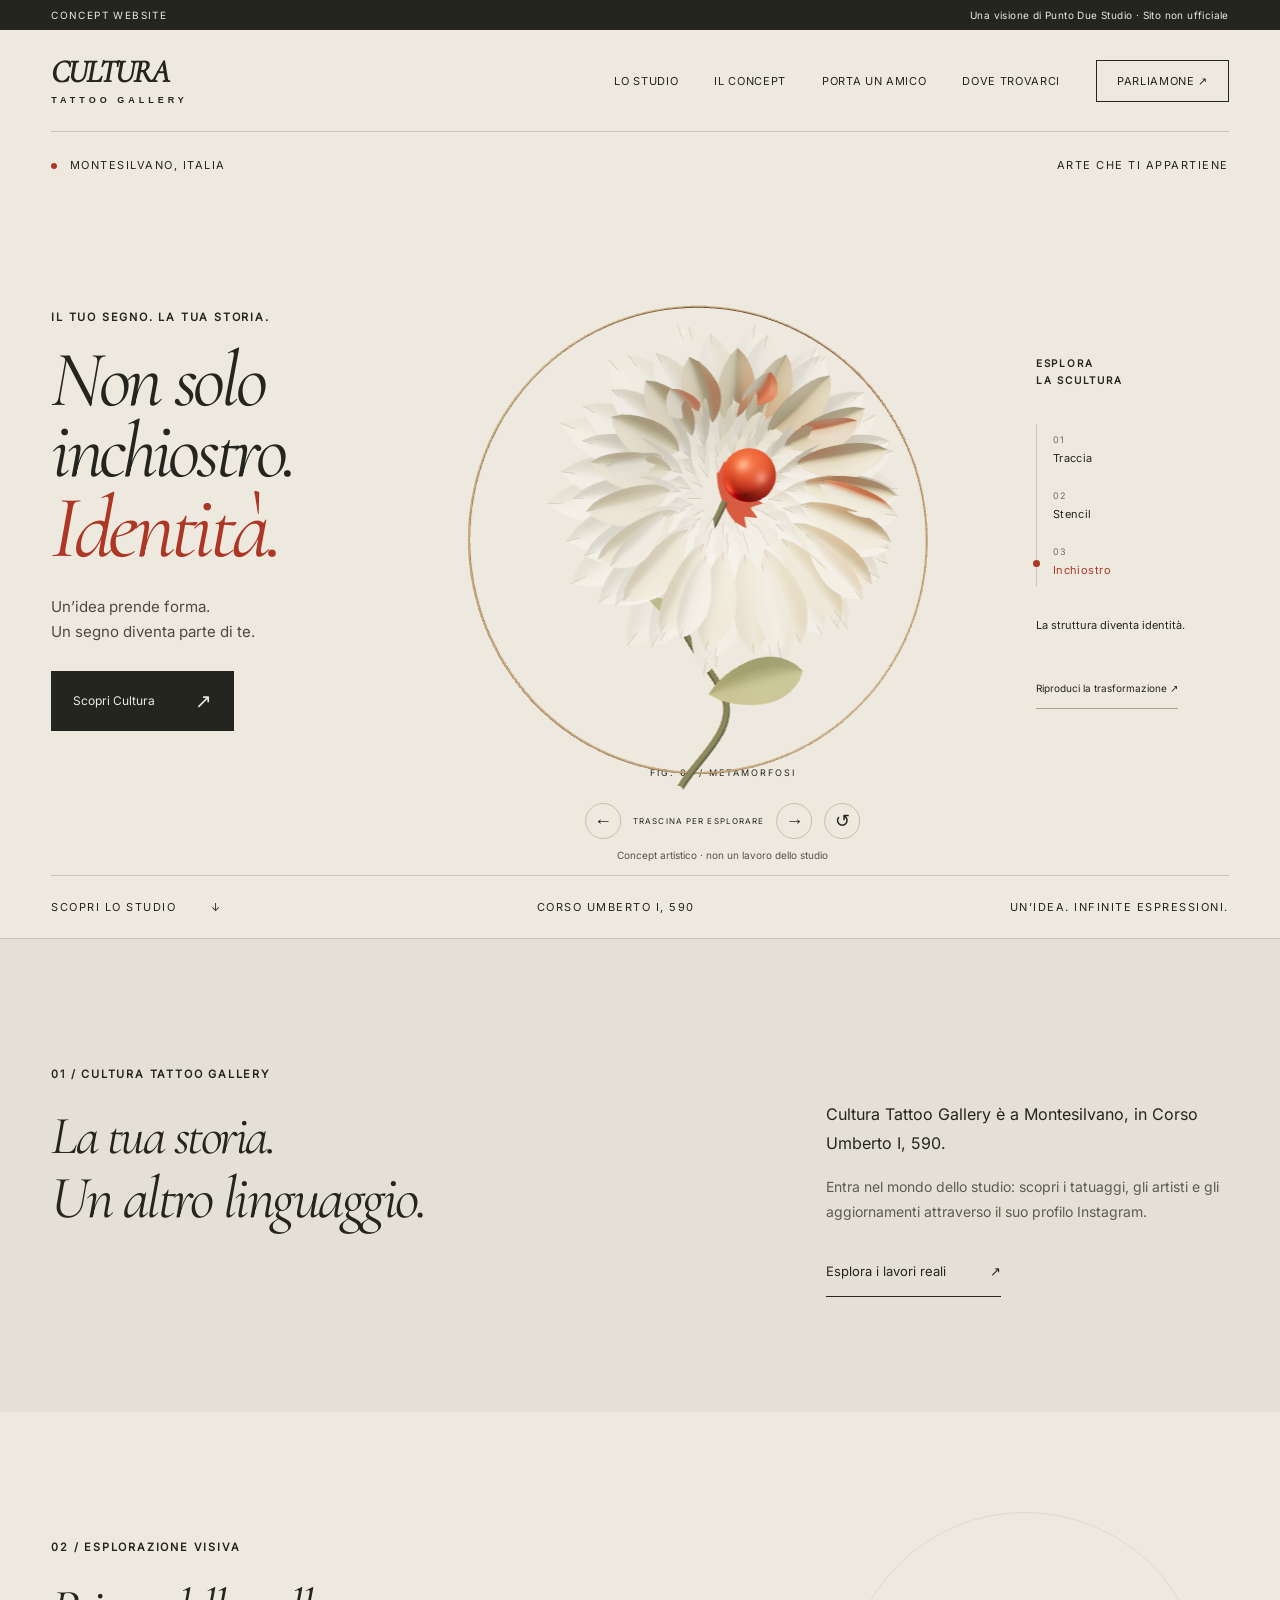
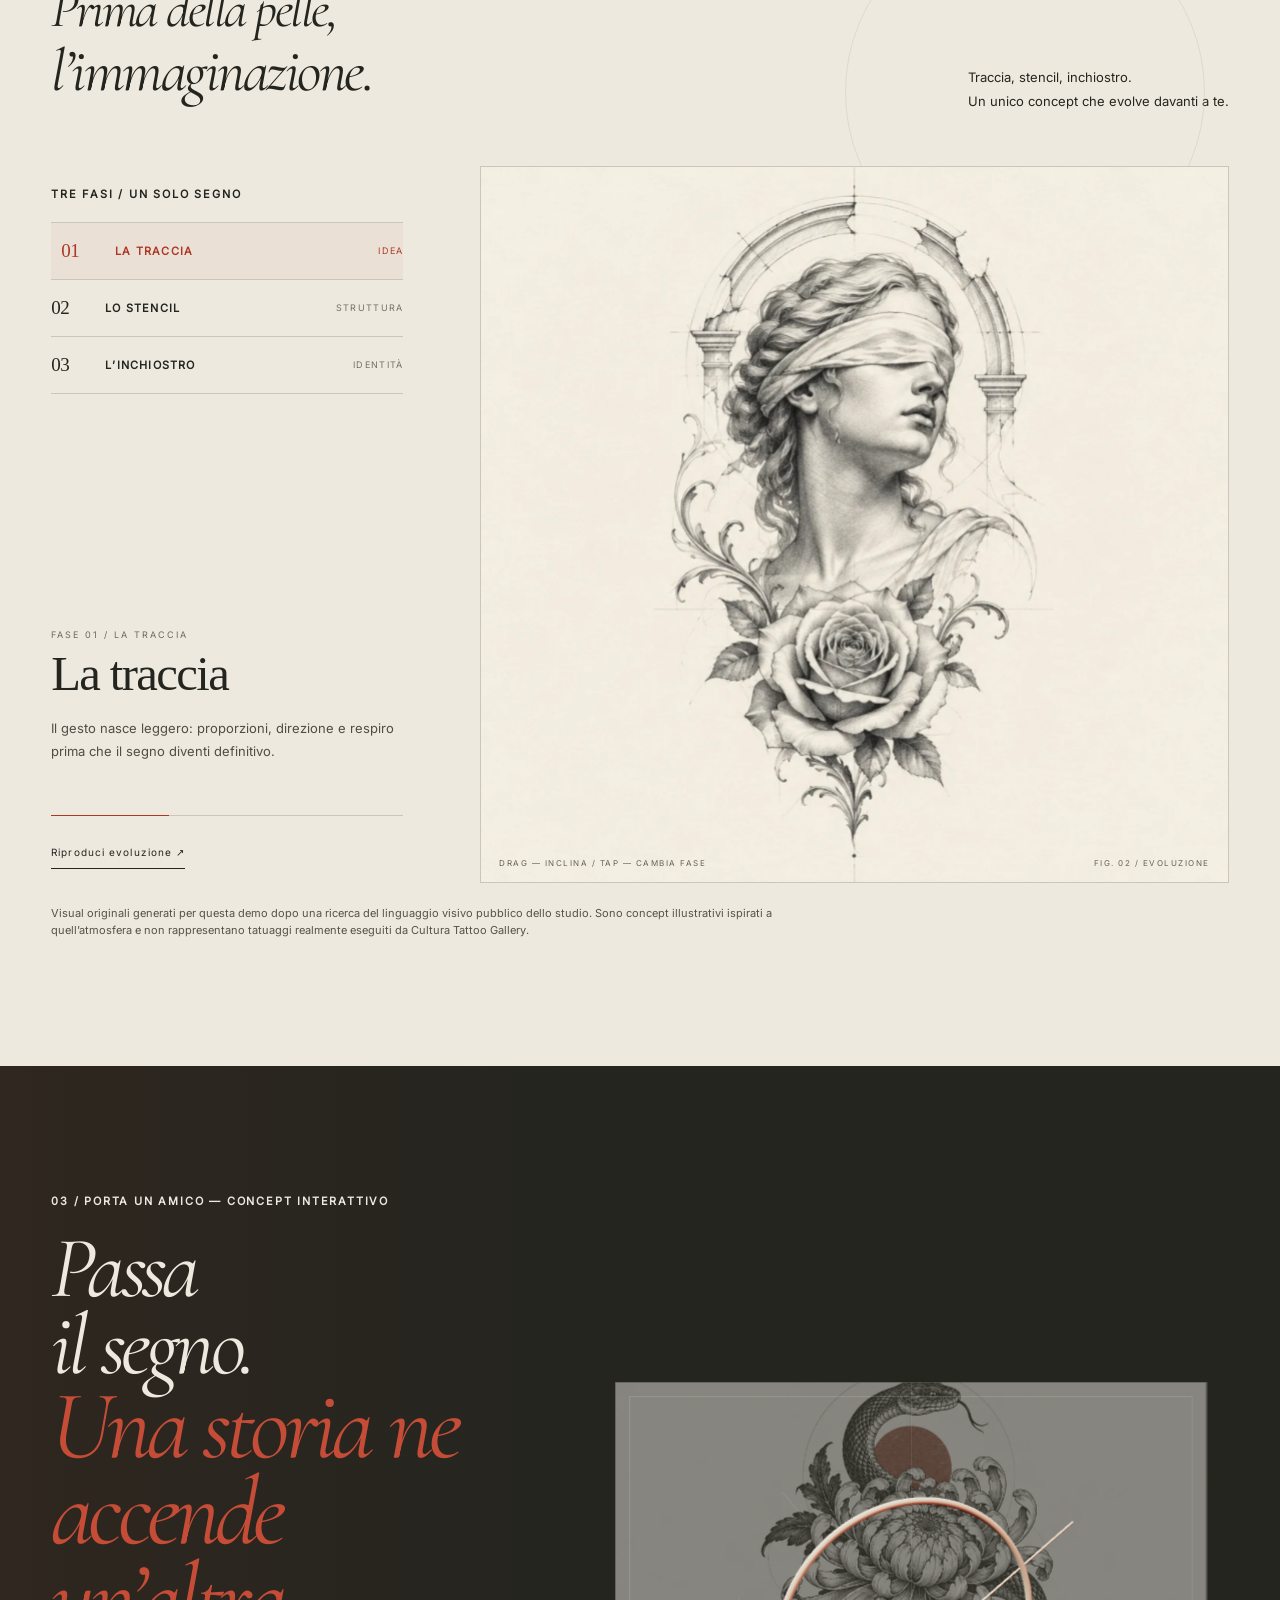
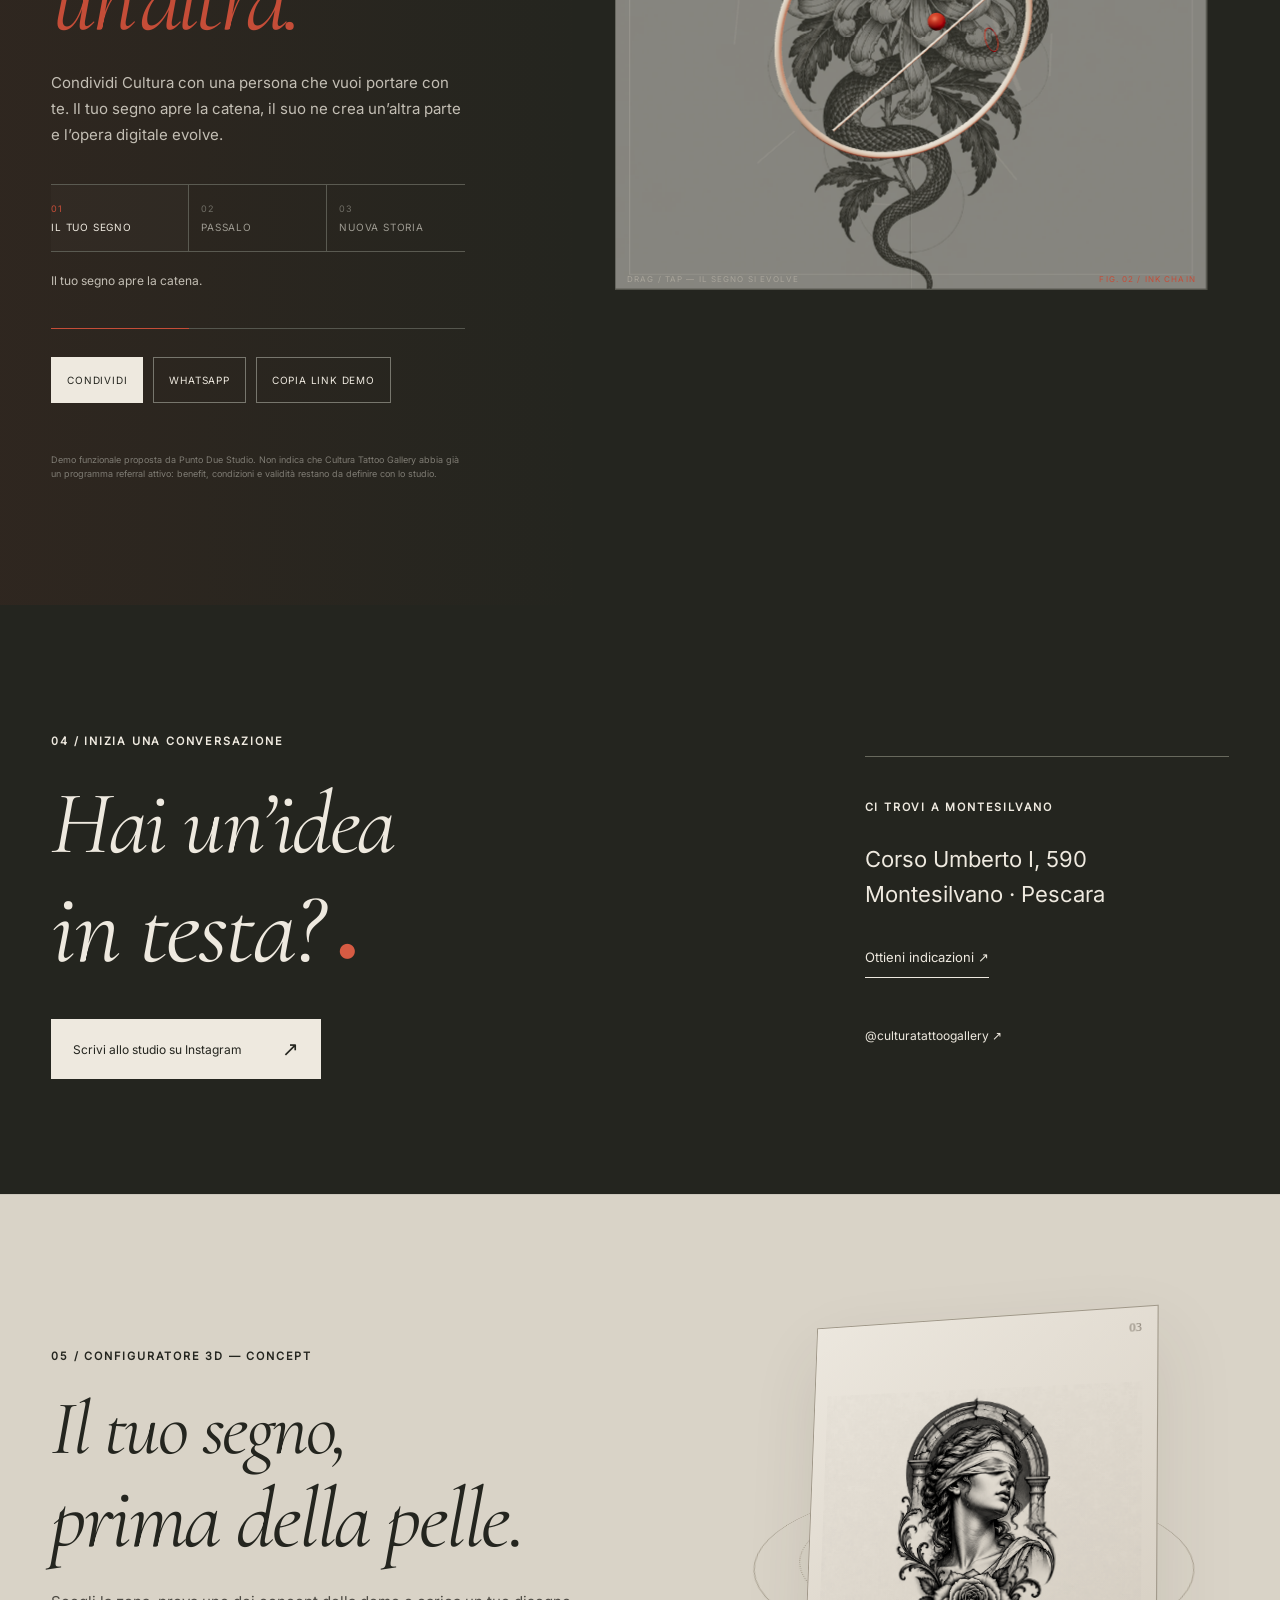
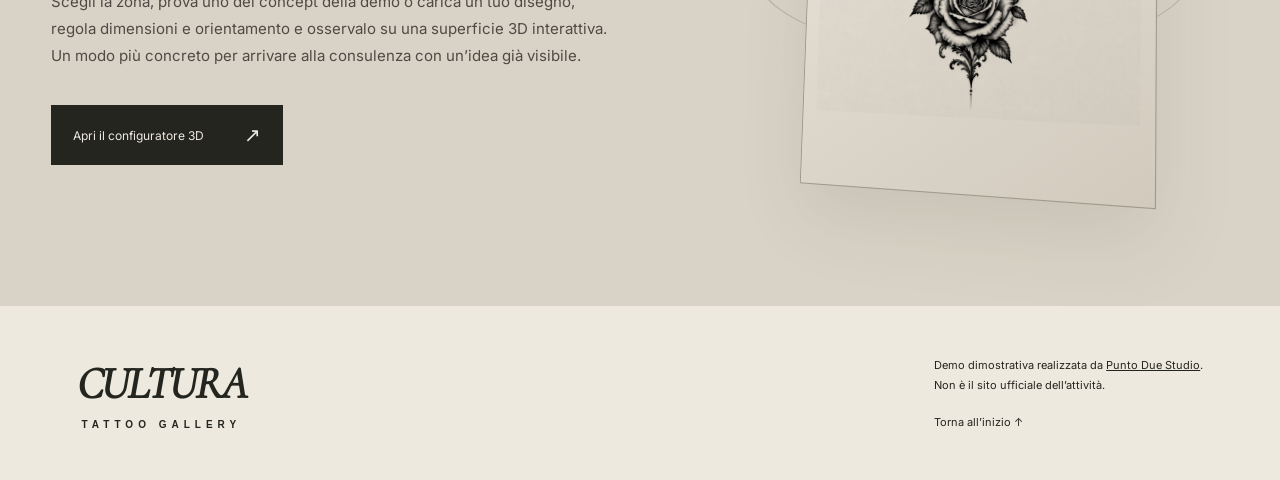
<file: index.html>
<!doctype html>
<html lang="it">
<head>
  <meta charset="utf-8">
  <meta name="viewport" content="width=device-width,initial-scale=1">
  <meta name="robots" content="noindex,nofollow">
  <meta name="description" content="Concept web dimostrativo per Cultura Tattoo Gallery, Montesilvano. Realizzato da Punto Due Studio.">
  <meta name="theme-color" content="#eee9df">
  <title>Cultura Tattoo Gallery — Demo di Punto Due Studio</title>
  <link rel="icon" href="assets/favicon.svg" type="image/svg+xml">
  <link rel="stylesheet" href="style.css">
  <link rel="stylesheet" href="evoluzione.css">
  <link rel="stylesheet" href="share-refine.css">
  <link rel="stylesheet" href="concept-evolution.css">
  <link rel="stylesheet" href="mobile.css">
  <script src="app.js" defer></script>
  <script src="concept-evolution.js" type="module"></script>
  <script src="assets/scene.bundle.js" defer></script>
  <script src="referral.js" type="module"></script>
  <script src="share-refine.js" defer></script>
</head>
<body>
<a class="skip" href="#main">Vai al contenuto</a>
<div class="demo-bar">CONCEPT WEBSITE <span>Una visione di Punto Due Studio · Sito non ufficiale</span></div>
<header>
  <a class="brand" href="#" aria-label="Cultura, inizio">CULTURA<span>TATTOO GALLERY</span></a>
  <button class="menu-toggle" aria-expanded="false" aria-controls="navigation">Menu <span>＋</span></button>
  <nav id="navigation" aria-label="Principale">
    <a href="#studio">Lo studio</a>
    <a href="#concept">Il concept</a>
    <a href="#referral">Porta un amico</a>
    <a href="#contatti">Dove trovarci</a>
    <a class="nav-cta" href="https://www.instagram.com/culturatattoogallery/" target="_blank" rel="noopener noreferrer">Parliamone ↗</a>
  </nav>
</header>
<main id="main">
  <section class="hero" aria-labelledby="hero-title">
    <div class="hero-top"><span><i></i> MONTESILVANO, ITALIA</span><span>ARTE CHE TI APPARTIENE</span></div>
    <div class="hero-layout">
      <div class="hero-copy">
        <p class="eyebrow">IL TUO SEGNO. LA TUA STORIA.</p>
        <h1 id="hero-title">Non solo<br>inchiostro.<br><em>Identità.</em></h1>
        <p class="intro">Un’idea prende forma.<br>Un segno diventa parte di te.</p>
        <a class="button" href="https://www.instagram.com/culturatattoogallery/" target="_blank" rel="noopener noreferrer">Scopri Cultura <span>↗</span></a>
      </div>
      <figure class="artwork" data-stage="2">
        <div class="orbit orbit-one"></div><div class="orbit orbit-two"></div>
        <span class="art-cross cross-one">+</span><span class="art-cross cross-two">+</span>
        <img id="hero-art" src="assets/sculpture-poster.webp" width="1200" height="1200" alt="Poster illustrativo: una scultura di crisantemo color avorio, con foglie e cerchio in ottone" fetchpriority="high">
        <span class="art-index">FIG. 01 / METAMORFOSI</span>
        <div class="scene-tools">
          <button data-rotate="-1" aria-label="Ruota la scultura a sinistra">←</button>
          <span>TRASCINA PER ESPLORARE</span>
          <button data-rotate="1" aria-label="Ruota la scultura a destra">→</button>
          <button data-reset-scene aria-label="Ripristina la vista iniziale">↺</button>
        </div>
        <figcaption>Concept artistico · non un lavoro dello studio</figcaption>
      </figure>
      <div class="stage-panel">
        <p class="eyebrow">ESPLORA<br>LA SCULTURA</p>
        <div class="stages" role="group" aria-label="Esplora le fasi del concept">
          <button data-stage="0" aria-pressed="false"><span>01</span> Traccia</button>
          <button data-stage="1" aria-pressed="false"><span>02</span> Stencil</button>
          <button data-stage="2" aria-pressed="true"><span>03</span> Inchiostro</button>
        </div>
        <p class="stage-description" aria-live="polite">La struttura diventa identità.</p>
        <button class="play-scene" data-play-scene aria-pressed="false">Riproduci la trasformazione ↗</button>
      </div>
    </div>
    <div class="hero-bottom"><a href="#studio">SCOPRI LO STUDIO <span>↓</span></a><span>CORSO UMBERTO I, 590</span><span>UN’IDEA. INFINITE ESPRESSIONI.</span></div>
  </section>

  <section class="studio section" id="studio" data-reveal>
    <div><p class="eyebrow">01 / CULTURA TATTOO GALLERY</p><h2>La tua storia.<br><em>Un altro linguaggio.</em></h2></div>
    <div class="studio-copy">
      <p>Cultura Tattoo Gallery è a Montesilvano, in Corso Umberto I, 590.</p>
      <p>Entra nel mondo dello studio: scopri i tatuaggi, gli artisti e gli aggiornamenti attraverso il suo profilo Instagram.</p>
      <a class="text-link" href="https://www.instagram.com/culturatattoogallery/" target="_blank" rel="noopener noreferrer">Esplora i lavori reali <span>↗</span></a>
    </div>
  </section>

  <section class="concept section concept-evolution" id="concept" data-reveal data-concept-evolution data-stage-0="assets/concept-traccia.webp" data-stage-1="assets/concept-stencil.webp" data-stage-2="assets/concept-inchiostro.webp">
    <div class="section-heading">
      <div><p class="eyebrow">02 / ESPLORAZIONE VISIVA</p><h2>Prima della pelle,<br><em>l’immaginazione.</em></h2></div>
      <p>Traccia, stencil, inchiostro.<br>Un unico concept che evolve davanti a te.</p>
    </div>
    <div class="concept-lab">
      <div class="concept-control-panel">
        <div>
          <p class="eyebrow">TRE FASI / UN SOLO SEGNO</p>
          <div class="concept-stage-nav" role="group" aria-label="Fasi del concept interattivo">
            <button type="button" data-concept-stage="0" aria-pressed="true"><span>01</span><strong>LA TRACCIA</strong><span>IDEA</span></button>
            <button type="button" data-concept-stage="1" aria-pressed="false"><span>02</span><strong>LO STENCIL</strong><span>STRUTTURA</span></button>
            <button type="button" data-concept-stage="2" aria-pressed="false"><span>03</span><strong>L’INCHIOSTRO</strong><span>IDENTITÀ</span></button>
          </div>
        </div>
        <div class="concept-stage-copy">
          <p class="concept-stage-index">FASE 01 / LA TRACCIA</p>
          <h3 class="concept-stage-title">La traccia</h3>
          <p class="concept-stage-description" aria-live="polite">Il gesto nasce leggero: proporzioni, direzione e respiro prima che il segno diventi definitivo.</p>
          <div class="concept-progress" aria-hidden="true"><span></span></div>
          <button type="button" class="concept-play" data-concept-play aria-pressed="false">Riproduci evoluzione ↗</button>
        </div>
      </div>
      <div class="concept-visual-shell">
        <div class="concept-3d-host" tabindex="0" aria-label="Concept 3D interattivo. Trascina per inclinare l’opera; usa le frecce sinistra e destra per cambiare fase."></div>
        <img class="concept-fallback" src="assets/concept-traccia.webp" alt="Concept illustrativo — La traccia" loading="lazy">
        <div class="concept-visual-meta"><span>DRAG — INCLINA / TAP — CAMBIA FASE</span><span>FIG. 02 / EVOLUZIONE</span></div>
      </div>
    </div>
    <p class="concept-note">Visual originali generati per questa demo dopo una ricerca del linguaggio visivo pubblico dello studio. Sono concept illustrativi ispirati a quell’atmosfera e non rappresentano tatuaggi realmente eseguiti da Cultura Tattoo Gallery.</p>
  </section>

  <section class="referral section" id="referral" data-referral-stage="0" data-reveal aria-labelledby="referral-title">
    <div class="referral-copy">
      <p class="eyebrow">03 / PORTA UN AMICO — CONCEPT INTERATTIVO</p>
      <h2 class="referral-title" id="referral-title">Passa<br>il segno.<em>Una storia ne accende un’altra.</em></h2>
      <p class="referral-lead">Condividi Cultura con una persona che vuoi portare con te. Il tuo segno apre la catena, il suo ne crea un’altra parte e l’opera digitale evolve.</p>
      <div class="referral-stage-nav" role="group" aria-label="Fasi della referral demo">
        <button class="referral-stage" aria-pressed="true"><span>01</span>Il tuo segno</button>
        <button class="referral-stage" aria-pressed="false"><span>02</span>Passalo</button>
        <button class="referral-stage" aria-pressed="false"><span>03</span>Nuova storia</button>
      </div>
      <p class="referral-stage-copy" aria-live="polite">Il tuo segno apre la catena.</p>
      <div class="referral-progress" aria-hidden="true"><span></span></div>
      <div class="referral-share" aria-label="Condividi la referral demo">
        <button type="button" data-share-referral>Condividi</button>
        <button type="button" data-whatsapp-referral>WhatsApp</button>
        <button type="button" data-copy-referral>Copia link demo</button>
      </div>
      <p class="share-status" aria-live="polite"></p>
      <p class="referral-disclaimer">Demo funzionale proposta da Punto Due Studio. Non indica che Cultura Tattoo Gallery abbia già un programma referral attivo: benefit, condizioni e validità restano da definire con lo studio.</p>
    </div>
    <div class="referral-visual" aria-label="Installazione digitale interattiva Passa il Segno">
      <div class="referral-media">
        <video id="referral-motion" class="referral-motion" muted loop playsinline preload="none" poster="assets/concept.webp" aria-hidden="true"></video>
        <div class="referral-canvas-host" aria-hidden="true"></div>
      </div>
      <div class="referral-visual-meta"><span>DRAG / TAP — IL SEGNO SI EVOLVE</span><span>FIG. 02 / INK CHAIN</span></div>
    </div>
  </section>

  <section class="contact section" id="contatti" data-reveal>
    <div><p class="eyebrow">04 / INIZIA UNA CONVERSAZIONE</p><h2>Hai un’idea<br><em>in testa?</em><span class="red-dot">●</span></h2><a class="button light" href="https://www.instagram.com/culturatattoogallery/" target="_blank" rel="noopener noreferrer">Scrivi allo studio su Instagram <span>↗</span></a></div>
    <div class="contact-details"><p class="eyebrow">CI TROVI A MONTESILVANO</p><address>Corso Umberto I, 590<br>Montesilvano · Pescara</address><a class="text-link" href="https://www.google.com/maps/search/?api=1&query=Cultura%20Tattoo%20Gallery%20Corso%20Umberto%20I%20590%20Montesilvano" target="_blank" rel="noopener noreferrer">Ottieni indicazioni ↗</a><a class="social" href="https://www.instagram.com/culturatattoogallery/" target="_blank" rel="noopener noreferrer">@culturatattoogallery ↗</a></div>
  </section>

  <section class="configurator-teaser section" data-reveal aria-labelledby="configurator-teaser-title">
    <div class="configurator-teaser-copy">
      <p class="eyebrow">05 / CONFIGURATORE 3D — CONCEPT</p>
      <h2 id="configurator-teaser-title">Il tuo segno,<br><em>prima della pelle.</em></h2>
      <p class="configurator-teaser-lead">Scegli la zona, prova uno dei concept della demo o carica un tuo disegno, regola dimensioni e orientamento e osservalo su una superficie 3D interattiva. Un modo più concreto per arrivare alla consulenza con un’idea già visibile.</p>
      <a class="button" href="configuratore.html">Apri il configuratore 3D <span>↗</span></a>
    </div>
    <div class="configurator-preview" aria-hidden="true">
      <div class="configurator-preview-ring"></div>
      <div class="configurator-preview-ring"></div>
      <div class="configurator-preview-card"><img src="assets/concept-inchiostro.webp" alt=""></div>
    </div>
  </section>
</main>
<footer><div class="footer-brand">CULTURA<span>TATTOO GALLERY</span></div><div><p>Demo dimostrativa realizzata da <a href="https://puntoduestudio.it/" target="_blank" rel="noopener noreferrer">Punto Due Studio</a>.<br>Non è il sito ufficiale dell’attività.</p><a href="#main">Torna all’inizio ↑</a></div></footer>
<dialog id="art-dialog" aria-labelledby="dialog-title"><div class="dialog-top"><h2 id="dialog-title">Esplorazione del concept</h2><button class="close-dialog" aria-label="Chiudi anteprima">Chiudi ×</button></div><img src="assets/concept.webp" width="1200" height="1200" alt="Anteprima del concept illustrativo"><p>Concept generato per la demo · non un tatuaggio dello studio</p></dialog>
</body>
</html>
</file>
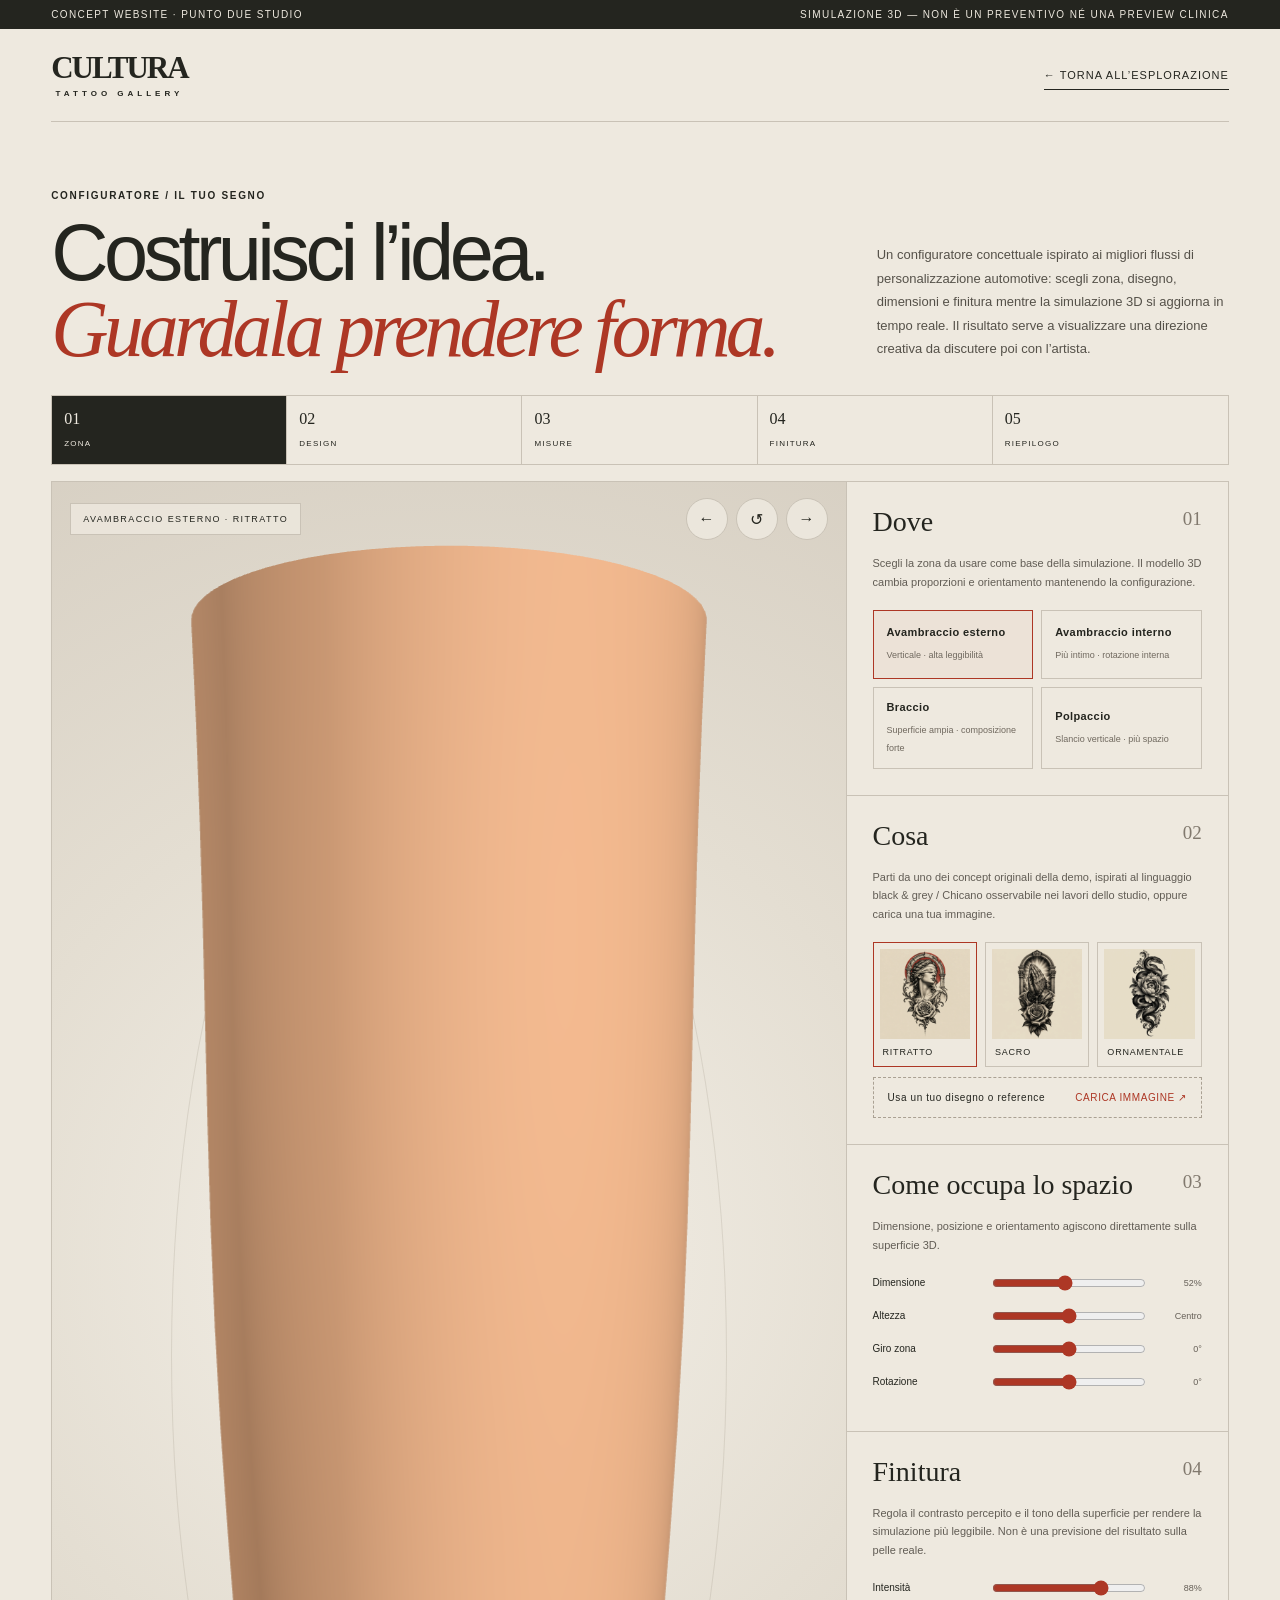
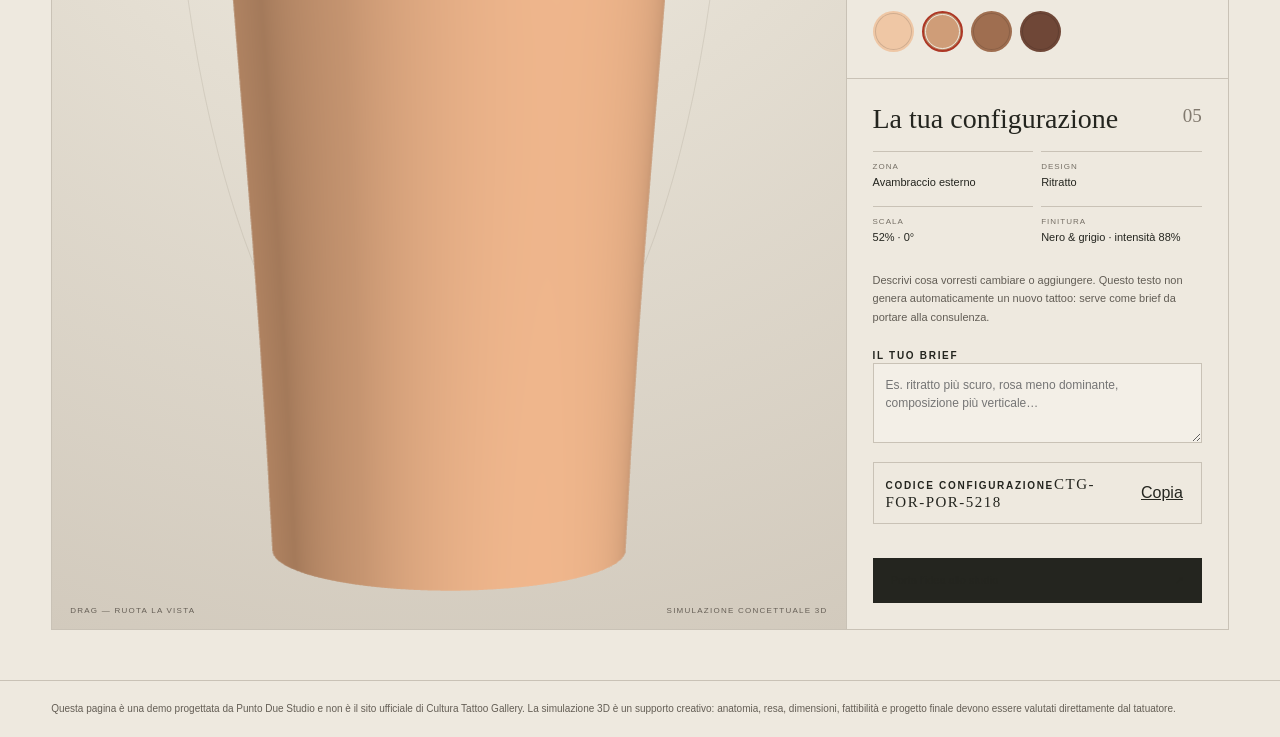
<file: configuratore.html>
<!doctype html>
<html lang="it">
<head>
  <meta charset="utf-8">
  <meta name="viewport" content="width=device-width,initial-scale=1">
  <meta name="robots" content="noindex,nofollow">
  <meta name="description" content="Configuratore 3D dimostrativo per esplorare un concept tattoo, parte della demo Cultura Tattoo Gallery realizzata da Punto Due Studio.">
  <meta name="theme-color" content="#eee9df">
  <title>Configura il tuo segno — Cultura Tattoo Gallery Demo</title>
  <link rel="icon" href="assets/favicon.svg" type="image/svg+xml">
  <link rel="stylesheet" href="configuratore.css">
  <link rel="stylesheet" href="mobile.css">
  <script src="configuratore.js" type="module"></script>
</head>
<body class="configurator-page">
  <div class="cfg-demo-bar"><span>CONCEPT WEBSITE · PUNTO DUE STUDIO</span><span>SIMULAZIONE 3D — NON È UN PREVENTIVO NÉ UNA PREVIEW CLINICA</span></div>
  <header class="cfg-header">
    <a class="cfg-brand" href="index.html" aria-label="Cultura Tattoo Gallery, torna alla home">CULTURA<span>TATTOO GALLERY</span></a>
    <a class="cfg-back" href="index.html#concept">← TORNA ALL’ESPLORAZIONE</a>
  </header>

  <main class="cfg-shell" data-tattoo-configurator>
    <section class="cfg-intro" aria-labelledby="cfg-title">
      <div>
        <p class="cfg-eyebrow">CONFIGURATORE / IL TUO SEGNO</p>
        <h1 id="cfg-title">Costruisci l’idea.<br><em>Guardala prendere forma.</em></h1>
      </div>
      <p>Un configuratore concettuale ispirato ai migliori flussi di personalizzazione automotive: scegli zona, disegno, dimensioni e finitura mentre la simulazione 3D si aggiorna in tempo reale. Il risultato serve a visualizzare una direzione creativa da discutere poi con l’artista.</p>
    </section>

    <nav class="cfg-progress-nav" aria-label="Fasi del configuratore">
      <button type="button" data-step-target="step-area" aria-current="step"><span>01</span><small>ZONA</small></button>
      <button type="button" data-step-target="step-design" aria-current="false"><span>02</span><small>DESIGN</small></button>
      <button type="button" data-step-target="step-size" aria-current="false"><span>03</span><small>MISURE</small></button>
      <button type="button" data-step-target="step-finish" aria-current="false"><span>04</span><small>FINITURA</small></button>
      <button type="button" data-step-target="step-summary" aria-current="false"><span>05</span><small>RIEPILOGO</small></button>
    </nav>

    <section class="cfg-workspace" aria-label="Configuratore tattoo 3D">
      <div class="cfg-viewer">
        <div class="cfg-viewer-toolbar">
          <span class="cfg-viewer-label" id="viewer-label">AVAMBRACCIO ESTERNO · RITRATTO</span>
          <div class="cfg-view-actions" aria-label="Controlli della vista 3D">
            <button type="button" data-view-left aria-label="Ruota la vista a sinistra">←</button>
            <button type="button" data-view-reset aria-label="Ripristina la vista">↺</button>
            <button type="button" data-view-right aria-label="Ruota la vista a destra">→</button>
          </div>
        </div>
        <div id="tattoo-viewport" class="cfg-canvas-host" tabindex="0" aria-label="Anteprima 3D interattiva del tatuaggio. Trascina per ruotare la zona del corpo."></div>
        <div class="cfg-fallback">L’anteprima 3D viene caricata qui.<br>Se WebGL non è disponibile puoi comunque configurare tutte le opzioni.</div>
        <div class="cfg-viewer-meta"><span>DRAG — RUOTA LA VISTA</span><span>SIMULAZIONE CONCETTUALE 3D</span></div>
      </div>

      <div class="cfg-panel">
        <section class="cfg-step" id="step-area" aria-labelledby="area-title">
          <div class="cfg-step-head"><h2 id="area-title">Dove</h2><span>01</span></div>
          <p>Scegli la zona da usare come base della simulazione. Il modello 3D cambia proporzioni e orientamento mantenendo la configurazione.</p>
          <div class="cfg-option-grid">
            <button type="button" class="cfg-choice" data-area="forearm" aria-pressed="true"><strong>Avambraccio esterno</strong><small>Verticale · alta leggibilità</small></button>
            <button type="button" class="cfg-choice" data-area="inner" aria-pressed="false"><strong>Avambraccio interno</strong><small>Più intimo · rotazione interna</small></button>
            <button type="button" class="cfg-choice" data-area="upper" aria-pressed="false"><strong>Braccio</strong><small>Superficie ampia · composizione forte</small></button>
            <button type="button" class="cfg-choice" data-area="calf" aria-pressed="false"><strong>Polpaccio</strong><small>Slancio verticale · più spazio</small></button>
          </div>
        </section>

        <section class="cfg-step" id="step-design" aria-labelledby="design-title">
          <div class="cfg-step-head"><h2 id="design-title">Cosa</h2><span>02</span></div>
          <p>Parti da uno dei concept originali della demo, ispirati al linguaggio black & grey / Chicano osservabile nei lavori dello studio, oppure carica una tua immagine.</p>
          <div class="cfg-design-grid">
            <button type="button" class="cfg-design" data-design="portrait" data-label="Ritratto" data-texture="assets/concept-inchiostro.webp" aria-pressed="true"><img src="assets/concept-inchiostro.webp" alt="Concept originale black and grey con ritratto, rosa e arco"><span>RITRATTO</span></button>
            <button type="button" class="cfg-design" data-design="sacred" data-label="Sacro" data-texture="assets/configurator-sacro.webp" aria-pressed="false"><img src="assets/configurator-sacro.webp" alt="Concept originale black and grey con mani, rosa e arco"><span>SACRO</span></button>
            <button type="button" class="cfg-design" data-design="ornamental" data-label="Ornamentale" data-texture="assets/configurator-ornamentale.webp" aria-pressed="false"><img src="assets/configurator-ornamentale.webp" alt="Concept originale black and grey con serpente, peonia e filigrana"><span>ORNAMENTALE</span></button>
          </div>
          <div class="cfg-upload">
            <label for="design-upload"><span>Usa un tuo disegno o reference</span><em>CARICA IMMAGINE ↗</em></label>
            <input id="design-upload" type="file" accept="image/png,image/jpeg,image/webp" aria-label="Carica un tuo disegno per la simulazione">
          </div>
        </section>

        <section class="cfg-step" id="step-size" aria-labelledby="size-title">
          <div class="cfg-step-head"><h2 id="size-title">Come occupa lo spazio</h2><span>03</span></div>
          <p>Dimensione, posizione e orientamento agiscono direttamente sulla superficie 3D.</p>
          <div class="cfg-slider"><label for="tattoo-size">Dimensione</label><input id="tattoo-size" type="range" min="25" max="82" value="52"><output id="tattoo-size-output" for="tattoo-size">52%</output></div>
          <div class="cfg-slider"><label for="tattoo-position">Altezza</label><input id="tattoo-position" type="range" min="-35" max="35" value="0"><output id="tattoo-position-output" for="tattoo-position">Centro</output></div>
          <div class="cfg-slider"><label for="tattoo-angle">Giro zona</label><input id="tattoo-angle" type="range" min="-180" max="180" value="0"><output id="tattoo-angle-output" for="tattoo-angle">0°</output></div>
          <div class="cfg-slider"><label for="tattoo-rotation">Rotazione</label><input id="tattoo-rotation" type="range" min="-35" max="35" value="0"><output id="tattoo-rotation-output" for="tattoo-rotation">0°</output></div>
        </section>

        <section class="cfg-step" id="step-finish" aria-labelledby="finish-title">
          <div class="cfg-step-head"><h2 id="finish-title">Finitura</h2><span>04</span></div>
          <p>Regola il contrasto percepito e il tono della superficie per rendere la simulazione più leggibile. Non è una previsione del risultato sulla pelle reale.</p>
          <div class="cfg-slider"><label for="tattoo-opacity">Intensità</label><input id="tattoo-opacity" type="range" min="55" max="100" value="88"><output id="tattoo-opacity-output" for="tattoo-opacity">88%</output></div>
          <div class="cfg-tone-row" aria-label="Tono della superficie 3D">
            <button type="button" class="cfg-tone" data-tone="#efc7a5" style="background:#efc7a5" aria-label="Tono superficie chiaro" aria-pressed="false"></button>
            <button type="button" class="cfg-tone" data-tone="#cf9d78" style="background:#cf9d78" aria-label="Tono superficie medio chiaro" aria-pressed="true"></button>
            <button type="button" class="cfg-tone" data-tone="#9f6e50" style="background:#9f6e50" aria-label="Tono superficie medio" aria-pressed="false"></button>
            <button type="button" class="cfg-tone" data-tone="#6f4737" style="background:#6f4737" aria-label="Tono superficie scuro" aria-pressed="false"></button>
          </div>
        </section>

        <section class="cfg-step" id="step-summary" aria-labelledby="summary-title">
          <div class="cfg-step-head"><h2 id="summary-title">La tua configurazione</h2><span>05</span></div>
          <dl class="cfg-summary">
            <div><dt>ZONA</dt><dd id="summary-area">Avambraccio esterno</dd></div>
            <div><dt>DESIGN</dt><dd id="summary-design">Ritratto</dd></div>
            <div><dt>SCALA</dt><dd id="summary-size">52% · 0°</dd></div>
            <div><dt>FINITURA</dt><dd id="summary-finish">Nero & grigio · intensità 88%</dd></div>
          </dl>
          <p style="margin-top:18px">Descrivi cosa vorresti cambiare o aggiungere. Questo testo non genera automaticamente un nuovo tattoo: serve come brief da portare alla consulenza.</p>
          <label class="cfg-eyebrow" for="idea-text">IL TUO BRIEF</label>
          <textarea class="cfg-idea" id="idea-text" placeholder="Es. ritratto più scuro, rosa meno dominante, composizione più verticale…"></textarea>
          <div class="cfg-code"><div><span class="cfg-eyebrow">CODICE CONFIGURAZIONE</span><strong id="config-code">CTG-FOR-POR-5220</strong></div><button type="button" data-copy-code>Copia</button></div>
          <p id="copy-status" aria-live="polite" style="font-size:9px;min-height:14px;margin:8px 0 0"></p>
          <a class="cfg-primary" href="https://www.instagram.com/culturatattoogallery/" target="_blank" rel="noopener noreferrer"><span>Porta l’idea allo studio</span><span>↗</span></a>
        </section>
      </div>
    </section>
  </main>

  <footer class="cfg-disclaimer">Questa pagina è una demo progettata da Punto Due Studio e non è il sito ufficiale di Cultura Tattoo Gallery. La simulazione 3D è un supporto creativo: anatomia, resa, dimensioni, fattibilità e progetto finale devono essere valutati direttamente dal tatuatore.</footer>
</body>
</html>
</file>
<file: style.css>
:root{--paper:#eee9df;--ink:#24251f;--red:#ad3725;--line:#cbc6bb}*{box-sizing:border-box}html{scroll-behavior:smooth;scroll-padding-top:25px}body{margin:0;background:var(--paper);color:var(--ink);font-family:Arial,Helvetica,sans-serif;-webkit-font-smoothing:antialiased}a{color:inherit;text-decoration:none}button{font:inherit;color:inherit;cursor:pointer}a,button{-webkit-tap-highlight-color:transparent}a:focus-visible,button:focus-visible{outline:3px solid var(--red);outline-offset:6px}button:disabled{cursor:default}::selection{background:var(--red);color:white}.skip{position:absolute;top:-100px;left:20px;z-index:10;background:var(--ink);color:white;padding:15px}.skip:focus{top:10px}.demo-bar{background:var(--ink);color:var(--paper);padding:9px 4%;font-size:10px;letter-spacing:1.4px;display:flex;justify-content:space-between}.demo-bar span{letter-spacing:.4px}header{margin:0 4%;padding:26px 0;border-bottom:1px solid var(--line);display:flex;justify-content:space-between;align-items:center}.brand{font-family:Georgia,serif;font-weight:bold;font-size:32px;letter-spacing:-2px;line-height:1}.brand span,.footer-brand span{display:block;font-family:Arial,sans-serif;font-size:9px;letter-spacing:4px;margin-top:8px;text-align:center}nav{display:flex;gap:36px;align-items:center;font-size:13px}nav a:hover,.text-link:hover{color:var(--red)}.nav-cta{border:1px solid var(--ink);padding:13px 20px}.menu-toggle{display:none}.hero{padding:0 4%}.hero-top,.hero-bottom{display:flex;justify-content:space-between;align-items:center;font-size:10px;letter-spacing:1.5px}.hero-top{padding:26px 0}.hero-top i{display:inline-block;width:6px;height:6px;background:var(--red);border-radius:50%;margin-right:8px}.hero-layout{display:grid;grid-template-columns:34% 49% 17%;align-items:center;min-height:550px}.hero-copy{z-index:1;padding:20px 0 45px}.eyebrow{font-size:10px;letter-spacing:1.8px;line-height:1.7;font-weight:600}.hero-copy .eyebrow{margin-bottom:26px}h1{font-size:clamp(60px,6.5vw,112px);font-weight:500;letter-spacing:-6px;line-height:.99;margin:0}em{font-family:Georgia,'Times New Roman',serif;font-weight:400}h1 em{color:var(--red)}.intro{font-size:15px;line-height:1.7;margin:26px 0}.button{display:inline-flex;gap:40px;align-items:center;justify-content:space-between;background:var(--ink);color:var(--paper);padding:18px 22px;font-size:12px;transition:background .2s,transform .2s}.button:hover{background:var(--red);transform:translateY(-2px)}.button span{font-size:20px}.artwork{margin:0;position:relative;display:flex;align-items:center;justify-content:center;min-width:0;aspect-ratio:1}.artwork img{width:112%;max-width:none;height:auto;mix-blend-mode:multiply;position:relative;transition:filter .65s,opacity .65s,transform .65s}.artwork[data-stage="0"] img{filter:grayscale(1);opacity:.28;transform:scale(.95)}.artwork[data-stage="1"] img{filter:grayscale(1) contrast(1.6);opacity:.72;transform:scale(.98)}.orbit{position:absolute;border:1px solid #c5beb170;border-radius:50%;width:84%;height:84%}.orbit-two{width:68%;height:68%;border-style:dashed}.art-cross{position:absolute;font-size:22px;font-weight:200;color:#9c9689}.cross-one{left:3%;top:20%}.cross-two{right:2%;bottom:20%}.art-index{position:absolute;bottom:4%;left:50%;transform:translateX(-50%);white-space:nowrap;font-size:9px;letter-spacing:2px}figcaption{position:absolute;bottom:-14px;font-size:10px;text-align:center;line-height:1.4;color:#625e56}.stage-panel{padding-left:25%;align-self:center}.stage-panel .eyebrow{margin-bottom:35px}.stages{display:grid;border-left:1px solid var(--line);gap:15px}.stages button{border:0;background:none;text-align:left;font-size:11px;padding:10px 0 10px 16px;white-space:nowrap;position:relative}.stages button span{font-size:9px;display:block;margin-bottom:6px;color:#716b61}.stages button[aria-pressed="true"]{color:var(--red)}.stages button[aria-pressed="true"]:before{content:'';width:7px;height:7px;position:absolute;left:-4px;top:24px;border-radius:50%;background:var(--red)}.stage-description{font-size:11px;line-height:1.6;margin-top:30px;min-height:36px}.hero-bottom{border-top:1px solid var(--line);margin-top:50px;padding:24px 0}.hero-bottom a span{margin-left:30px}.section{padding:95px 6%}.studio{display:grid;grid-template-columns:1.2fr 1fr;border-top:1px solid var(--line);gap:10%;background:#e5e0d5}h2{font-weight:400;font-size:clamp(38px,4.2vw,70px);letter-spacing:-2.5px;line-height:1.1;margin:22px 0}.studio-copy{max-width:440px;font-size:16px;line-height:1.8;padding-top:30px}.studio-copy p+p{color:#5c5c52;font-size:14px}.text-link{display:inline-block;font-size:13px;border-bottom:1px solid currentColor;padding:12px 0;margin-top:10px}.text-link span{margin-left:40px}.section-heading{display:flex;justify-content:space-between;gap:40px;align-items:end;margin-bottom:40px}.section-heading>p{font-size:13px;line-height:1.8;max-width:320px}.concept-grid{display:grid;grid-template-columns:repeat(3,1fr);gap:20px}.concept-card{border:1px solid var(--line);background:transparent;text-align:left;padding:20px;overflow:hidden;transition:border-color .2s,transform .2s}.concept-card:hover{border-color:var(--red);transform:translateY(-5px)}.card-top,.card-bottom{display:flex;justify-content:space-between;font-size:11px;align-items:center}.card-top{font-family:Georgia,serif;font-size:21px}.card-top span{font:9px Arial,sans-serif;letter-spacing:1.5px}.concept-card img{width:100%;height:auto;mix-blend-mode:multiply;display:block;margin:10px 0}.concept-card[data-view="0"] img{filter:grayscale(1);opacity:.3}.concept-card[data-view="1"] img{filter:grayscale(1) contrast(1.6);opacity:.7}.card-bottom{border-top:1px solid var(--line);padding-top:18px}.card-bottom span{color:#726b61;font-size:10px}.concept-note{font-size:11px;color:#625e56;line-height:1.6;margin-top:22px}.contact{background:var(--ink);color:var(--paper);display:grid;grid-template-columns:1.4fr 1fr;gap:12%;align-items:center}.contact h2{font-size:clamp(60px,7vw,110px);margin:25px 0 35px;position:relative}.red-dot{font-size:35px;color:#d65b43;margin-left:15px}.light{background:var(--paper);color:var(--ink)}.light:hover{color:white}.contact-details{border-top:1px solid #68695d;padding-top:30px}.contact-details address{font-style:normal;font-size:22px;line-height:1.6;margin:25px 0}.contact-details .text-link{margin:0}.social{display:block;margin-top:50px;font-size:12px}footer{padding:50px 6%;display:flex;justify-content:space-between;align-items:center;gap:35px}.footer-brand{font:bold 45px Georgia,serif;letter-spacing:-2px}.footer-brand span{font-size:10px;letter-spacing:5px}footer p{font-size:11px;line-height:1.8;margin:0 0 15px}footer>div:last-child>a{font-size:11px}footer p a{text-decoration:underline}dialog{background:var(--paper);border:1px solid var(--line);padding:25px;width:min(650px,90vw);max-height:90vh;color:var(--ink)}dialog::backdrop{background:#161813b8}.dialog-top{display:flex;justify-content:space-between;align-items:center;gap:20px}.dialog-top h2{font-size:20px;letter-spacing:-.5px;margin:0}.close-dialog{background:none;border:1px solid var(--line);padding:10px;font-size:12px}dialog img{width:100%;height:auto;max-height:65vh;object-fit:contain;mix-blend-mode:multiply}dialog p{font-size:11px;line-height:1.6}dialog[data-view="0"] img{filter:grayscale(1);opacity:.3}dialog[data-view="1"] img{filter:grayscale(1) contrast(1.6);opacity:.7}
@media(min-width:1600px){.hero-layout{min-height:700px}.artwork{max-width:780px;justify-self:center;width:100%}.section{padding-left:9%;padding-right:9%}}
@media(max-width:1000px){nav{gap:20px}.hero-layout{grid-template-columns:42% 58%;min-height:500px}h1{font-size:clamp(60px,8vw,85px);letter-spacing:-4px}.stage-panel{grid-column:1/-1;display:flex;align-items:center;justify-content:space-between;padding:30px 0 0;gap:20px}.stage-panel .eyebrow{margin:0}.stages{display:flex;border:0;gap:25px}.stages button{padding:10px}.stages button[aria-pressed="true"]:before{left:0;top:25px}.stage-description{margin:0}.hero-bottom{margin-top:25px}.hero-bottom>span:last-child{display:none}.section{padding:70px 5%}.concept-grid{gap:12px}.concept-card{padding:14px}.card-top span{font-size:8px}.contact{gap:7%}}
@media(max-width:600px){.demo-bar{font-size:8px;padding:9px 5%;letter-spacing:1px}.demo-bar span{max-width:220px;font-size:8px;text-align:right}header{margin:0 5%;padding:22px 0;position:relative}.brand{font-size:28px}.brand span{font-size:8px}.menu-toggle{display:flex;gap:20px;background:none;border:1px solid var(--line);padding:10px;font-size:12px}nav{display:none;position:absolute;top:85px;left:0;right:0;background:var(--paper);padding:20px;border:1px solid var(--line);z-index:5;align-items:stretch}nav.open{display:flex;flex-direction:column}.hero{padding:0 5%}.hero-top{font-size:8px;padding:22px 0}.hero-top>span:last-child{font-size:7px;letter-spacing:.8px}.hero-layout{display:flex;flex-direction:column;min-height:0;align-items:stretch}.hero-copy{padding:18px 0 0}.hero-copy .eyebrow{font-size:9px;margin:0 0 20px}h1{font-size:68px;letter-spacing:-4px;line-height:.96}.intro{font-size:13px;margin:22px 0}.button{padding:15px 20px;font-size:12px}.artwork{width:100%;margin:15px 0 25px}.artwork img{width:105%}.art-index{bottom:4%;font-size:8px}figcaption{font-size:9px;bottom:-8px}.stage-panel{padding-top:5px;gap:10px;flex-wrap:wrap}.stage-panel .eyebrow{font-size:8px}.stages{gap:9px}.stages button{font-size:10px;padding:8px}.stage-description{width:100%;text-align:right;font-size:10px;min-height:0;margin:0}.stage-description br{display:none}.hero-bottom{font-size:8px;letter-spacing:.8px;padding:20px 0;margin-top:15px}.hero-bottom a span{margin-left:12px}.section{padding:58px 6%}.studio{grid-template-columns:1fr;gap:0}h2{font-size:40px;letter-spacing:-1.8px}.studio-copy{padding:0;font-size:15px}.section-heading{display:block;margin-bottom:28px}.section-heading>p{font-size:12px}.concept-grid{grid-template-columns:1fr;gap:18px}.concept-card{padding:20px}.concept-card img{max-height:360px;object-fit:contain}.card-top span{font-size:10px}.contact{grid-template-columns:1fr;gap:45px}.contact h2{font-size:65px}.contact-details address{font-size:20px}.social{margin-top:30px}footer{padding:40px 6%;align-items:start;flex-direction:column}.footer-brand{font-size:38px}.concept-note{font-size:10px}}
@media(prefers-reduced-motion:reduce){html{scroll-behavior:auto}*,*:before,*:after{transition:none!important;animation:none!important}}
/* Real-time 3D sculpture, progressively enhanced over the original artwork. */
.sculpture{position:absolute;inset:0;width:100%;height:100%;z-index:2;cursor:grab;touch-action:pan-y}.sculpture.dragging{cursor:grabbing}.artwork.is-3d #hero-art{opacity:0!important;pointer-events:none}.artwork.is-3d .orbit,.artwork.is-3d .art-cross{opacity:0}.artwork.is-3d{aspect-ratio:1/1.1}.artwork.is-3d .art-index{bottom:10%}.scene-tools{position:absolute;bottom:2%;z-index:3;display:none;align-items:center;gap:12px}.is-3d .scene-tools{display:flex}.scene-tools button{width:36px;height:36px;border:1px solid #c4bdaf;border-radius:50%;background:#eee9dfcf;font-size:18px}.scene-tools button:hover{background:var(--ink);color:var(--paper)}.scene-tools span{font-size:8px;letter-spacing:1px}.play-scene{display:none;background:transparent;border:0;border-bottom:1px solid #aaa18f;padding:12px 0;font-size:10px;line-height:1.5;text-align:left;margin-top:16px}.hero-layout:has(.is-3d) .play-scene{display:block}.hero-layout{grid-template-columns:33% 51% 16%}.stage-panel{padding-left:14%}.hero-copy{position:relative}.hero{overflow:hidden}.stages button{min-height:44px}.hero-top,.hero-bottom{font-size:11px}.hero-copy .eyebrow{font-size:11px}.section .eyebrow{font-size:11px}.concept-note,figcaption{color:#555247}.scene-tools button:focus-visible{outline:3px solid var(--red)}
@media(max-width:1000px){.hero-layout{grid-template-columns:40% 60%}.stage-panel{padding-left:0;flex-wrap:wrap}.play-scene{margin:0}.artwork.is-3d{aspect-ratio:1/1.2}}
@media(max-width:600px){.hero-layout{display:flex}.artwork.is-3d{aspect-ratio:1/1.15;margin-top:0}.scene-tools{gap:10px;bottom:1%}.scene-tools button{width:44px;height:44px}.scene-tools span{font-size:7px}.is-3d .art-index{bottom:13%!important}.stage-panel .play-scene{margin-left:auto;font-size:11px}.hero-top{font-size:8px}.hero-bottom{font-size:8px}.hero-copy .eyebrow{font-size:9px}h1{font-size:65px}.hero-copy{padding-top:10px}.hero .intro{margin:20px 0}.artwork.is-3d+ .stage-panel{margin-top:10px}}

@font-face{font-family:CulturaSans;src:url(assets/fonts/inter.woff2) format("woff2");font-weight:400;font-display:swap}@font-face{font-family:CulturaSerif;src:url(assets/fonts/cormorant-italic.woff2) format("woff2");font-weight:400;font-style:italic;font-display:swap}body{font-family:CulturaSans,Arial,sans-serif}em{font-family:CulturaSerif,Georgia,serif;font-size:1.12em}h1 em{line-height:.9}.card-top span{font-family:CulturaSans,Arial,sans-serif}
</file>
<file: evoluzione.css>
:root{--space-page:clamp(20px,4vw,72px);--space-section:clamp(72px,9vw,150px);--paper-soft:#e7e1d6;--ink-soft:#4c4a43;--red-bright:#c54d38;--ease:cubic-bezier(.22,1,.36,1)}
body{font-family:CulturaSans,Arial,Helvetica,sans-serif;overflow-x:hidden}em,h1,h2,.brand,.footer-brand,.referral-title{font-family:CulturaSerif,Georgia,serif}.demo-bar{padding-inline:var(--space-page)}header{margin-inline:var(--space-page);position:sticky;top:0;z-index:30;background:rgba(238,233,223,.92);backdrop-filter:blur(14px);-webkit-backdrop-filter:blur(14px)}nav{font-size:11px;letter-spacing:.06em;text-transform:uppercase}.nav-cta{transition:background .25s,color .25s,border-color .25s}.nav-cta:hover{background:var(--ink);color:var(--paper)}
.hero{padding-inline:var(--space-page)}.hero-layout{grid-template-columns:minmax(300px,.78fr) minmax(440px,1.25fr) minmax(150px,.42fr);gap:clamp(16px,2vw,38px);min-height:min(690px,73vh)}.hero-copy{align-self:center}.hero-copy .eyebrow{margin-bottom:18px}.hero h1{font-size:clamp(64px,6.2vw,108px);line-height:.9;letter-spacing:-.055em;text-wrap:balance}.hero .intro{max-width:310px;color:var(--ink-soft)}.artwork.is-3d{max-width:720px;justify-self:center}.artwork.is-3d .art-index{bottom:11%}.stage-panel{padding-left:0}.stages{gap:5px}.stages button{letter-spacing:.04em}.stages button span{letter-spacing:.16em}.scene-tools{left:50%;transform:translateX(-50%);bottom:1.5%}.scene-tools span{white-space:nowrap;letter-spacing:.14em}.hero-bottom{margin-top:20px}.section{padding:var(--space-section) var(--space-page)}.studio{grid-template-columns:minmax(0,1.08fr) minmax(300px,.7fr);gap:clamp(60px,12vw,190px)}.studio h2{max-width:740px}.studio-copy{justify-self:end}.section-heading{gap:clamp(50px,9vw,150px)}.concept-grid{gap:clamp(12px,1.8vw,28px)}.concept-card{position:relative;padding:clamp(16px,1.5vw,26px);transition:transform .55s var(--ease),border-color .3s,background .3s}.concept-card:after{content:'';position:absolute;inset:7px;border:1px solid transparent;pointer-events:none;transition:border-color .35s}.concept-card:hover:after,.concept-card:focus-visible:after{border-color:#ad37252d}.concept-card:hover{transform:translateY(-8px);background:#f2eee6}.concept-card img{transition:transform .7s var(--ease),filter .5s,opacity .5s}.concept-card:hover img{transform:scale(1.02)}
/* Referral / Passa il Segno */
.referral{position:relative;background:var(--ink);color:var(--paper);display:grid;grid-template-columns:minmax(320px,.72fr) minmax(480px,1.15fr);gap:clamp(55px,8vw,135px);align-items:center;overflow:hidden;isolation:isolate}.referral:before{content:'';position:absolute;inset:0;background:linear-gradient(90deg,rgba(173,55,37,.08),transparent 46%);pointer-events:none}.referral-copy,.referral-visual{position:relative;z-index:2}.referral-title{font-size:clamp(60px,6.8vw,112px);font-weight:400;letter-spacing:-.055em;line-height:.88;margin:20px 0 28px}.referral-title em{display:block;color:var(--red-bright)}.referral-lead{max-width:500px;color:#c3beb4;font-size:15px;line-height:1.75;margin:0 0 34px}.referral-stage-nav{display:grid;grid-template-columns:repeat(3,minmax(0,1fr));border-top:1px solid #5a5a51;border-bottom:1px solid #5a5a51;margin-top:36px}.referral-stage{border:0;border-right:1px solid #5a5a51;background:transparent;color:#9e9b92;text-align:left;padding:17px 12px;min-height:66px;font-size:10px;letter-spacing:.08em;text-transform:uppercase;transition:color .25s,background .25s}.referral-stage:first-child{padding-left:0}.referral-stage:last-child{border-right:0}.referral-stage[aria-pressed=true]{color:var(--paper);background:#ffffff05}.referral-stage[aria-pressed=true] span{color:var(--red-bright)}.referral-stage span{display:block;font-size:9px;margin-bottom:7px;color:#6f6d65}.referral-stage-copy{min-height:44px;color:#c3beb4;font-size:12px;line-height:1.55;margin:20px 0 12px}.referral-progress{height:1px;background:#55564e;overflow:hidden}.referral-progress span{display:block;width:33.333%;height:100%;background:var(--red-bright);transition:width .65s var(--ease)}.referral-share{display:flex;flex-wrap:wrap;gap:10px;margin-top:28px}.referral-share button{border:1px solid #77766d;background:transparent;color:var(--paper);padding:13px 15px;font-size:10px;letter-spacing:.08em;text-transform:uppercase;min-height:46px;transition:background .25s,color .25s,border-color .25s}.referral-share button:first-child{background:var(--paper);color:var(--ink);border-color:var(--paper)}.referral-share button:hover{border-color:var(--paper);background:var(--paper);color:var(--ink)}.share-status{font-size:10px;color:#918e85;min-height:18px;margin-top:10px}.referral-disclaimer{font-size:9px;line-height:1.55;color:#7f7c74;max-width:460px;margin-top:22px}.referral-visual{min-height:620px;display:grid;place-items:center}.referral-media{position:absolute;inset:8% 2% 8% 6%;overflow:hidden;border:1px solid #55564d;background:#2b2b25}.referral-media:before,.referral-media:after{content:'';position:absolute;z-index:3;pointer-events:none}.referral-media:before{inset:14px;border:1px solid #eee9df26}.referral-media:after{left:50%;top:0;width:1px;height:100%;background:#eee9df14}.referral-motion{position:absolute;inset:0;width:100%;height:100%;object-fit:cover;opacity:.45;filter:grayscale(.35) contrast(1.08) saturate(.78);mix-blend-mode:screen}.referral-canvas-host{position:absolute;inset:0;z-index:2}.referral-canvas{position:absolute;inset:0;width:100%;height:100%;touch-action:pan-y;cursor:grab}.referral-canvas.is-dragging{cursor:grabbing}.referral-visual-meta{position:absolute;left:9%;right:5%;bottom:10%;z-index:4;display:flex;justify-content:space-between;gap:18px;font-size:8px;letter-spacing:.14em;color:#a9a59b;text-transform:uppercase}.referral-visual-meta span:last-child{color:var(--red-bright)}.referral[data-referral-stage='0'] .referral-media{transform:scale(.975)}.referral[data-referral-stage='1'] .referral-media{transform:scale(.988)}.referral[data-referral-stage='2'] .referral-media{transform:scale(1)}.referral-media{transition:transform .8s var(--ease)}
.contact{grid-template-columns:minmax(0,1.2fr) minmax(320px,.65fr)}.contact-details{max-width:520px;justify-self:end;width:100%}
[data-reveal]{opacity:0;transform:translateY(24px);transition:opacity .8s var(--ease),transform .8s var(--ease)}[data-reveal].is-visible{opacity:1;transform:none}
@media(max-width:1100px){.hero-layout{grid-template-columns:minmax(280px,.85fr) minmax(420px,1.15fr)}.stage-panel{grid-column:1/-1;display:grid;grid-template-columns:auto 1fr auto;align-items:center;gap:18px;padding-top:0}.stages{display:grid;grid-template-columns:repeat(3,1fr);border-left:0;border-top:1px solid var(--line)}.stages button{padding:14px 10px}.stage-description{margin:0}.referral{grid-template-columns:minmax(290px,.8fr) minmax(390px,1.2fr);gap:45px}.referral-visual{min-height:540px}}
@media(max-width:760px){html{scroll-padding-top:70px}.demo-bar{padding:8px 20px;gap:12px}.demo-bar span{max-width:210px}.nav-open{overflow:hidden}header{margin-inline:20px;padding:18px 0;background:rgba(238,233,223,.96)}.brand{font-size:29px}.menu-toggle{display:flex;min-width:80px;justify-content:space-between;align-items:center;border:0;border-bottom:1px solid var(--line);padding:10px 0;text-transform:uppercase;letter-spacing:.08em}nav{display:flex!important;position:fixed;inset:0;top:0;z-index:-1;opacity:0;visibility:hidden;background:var(--paper);padding:112px 22px 36px;flex-direction:column;align-items:flex-start;gap:0;transform:translateY(-12px);transition:opacity .35s,transform .45s var(--ease),visibility .35s;pointer-events:none}nav.open{z-index:25;opacity:1;visibility:visible;transform:none;pointer-events:auto}nav a{width:100%;font-family:CulturaSerif,Georgia,serif;font-size:clamp(34px,10vw,50px);text-transform:none;letter-spacing:-.035em;padding:14px 0;border-bottom:1px solid var(--line)}nav .nav-cta{font-family:CulturaSans,Arial,sans-serif;font-size:11px;text-transform:uppercase;letter-spacing:.08em;border:1px solid var(--ink);margin-top:24px;width:auto;padding:14px 18px}.hero{padding-inline:20px}.hero-top{padding:18px 0 12px}.hero-top>span:last-child{display:none}.hero-layout{display:flex;flex-direction:column;min-height:0}.hero-copy{padding:18px 0 2px}.hero-copy .eyebrow{margin-bottom:15px}.hero h1{font-size:clamp(52px,15.5vw,68px);line-height:.9;letter-spacing:-.06em}.hero .intro{font-size:13px;line-height:1.6;margin:19px 0 20px;max-width:270px}.hero .button{padding:14px 17px}.artwork,.artwork.is-3d{width:calc(100% + 14px);margin:0 -7px 8px;aspect-ratio:1/1.05}.artwork.is-3d .art-index{bottom:12%}.scene-tools{bottom:0}.scene-tools button{width:44px;height:44px}.scene-tools span{font-size:7px}.stage-panel{display:flex!important;flex-direction:column;align-items:stretch;padding:0;gap:10px}.stage-panel>.eyebrow{display:none}.stages{order:1;display:grid;grid-template-columns:repeat(3,1fr);gap:8px;border:0}.stages button{border:1px solid var(--line);padding:10px 8px;min-height:54px;font-size:9px;text-align:center}.stages button[aria-pressed=true]:before{display:none}.stages button span{margin-bottom:4px}.stage-description{order:2;text-align:left;width:auto;font-size:10px;color:#706b62}.play-scene{order:3;margin:0 0 3px auto!important;padding:9px 0}.hero-bottom{margin-top:10px;padding:16px 0}.hero-bottom>span{display:none}.section{padding:70px 20px}.studio{grid-template-columns:1fr;gap:24px}.studio h2{font-size:clamp(42px,12vw,56px);line-height:.96}.studio-copy{justify-self:start;padding-top:0}.section-heading{display:block}.section-heading h2{font-size:clamp(42px,12vw,56px);line-height:.98}.concept-grid{grid-template-columns:1fr;gap:14px}.concept-card{padding:16px}.concept-card img{max-height:none}.referral{display:block;padding-top:78px;padding-bottom:72px}.referral-title{font-size:clamp(58px,16vw,74px);line-height:.88;margin:18px 0 22px}.referral-lead{font-size:13px;line-height:1.65;margin-bottom:26px}.referral-stage-nav{margin-top:28px}.referral-stage{padding:13px 7px;min-height:64px;font-size:8px;text-align:center}.referral-stage:first-child{padding-left:7px}.referral-stage span{font-size:8px}.referral-stage-copy{font-size:11px}.referral-share{gap:8px}.referral-share button{flex:1 1 calc(50% - 8px);padding-inline:10px}.referral-visual{min-height:auto;height:min(108vw,470px);margin:44px -20px -10px}.referral-media{inset:0 20px}.referral-visual-meta{left:30px;right:30px;bottom:20px;font-size:7px}.contact{grid-template-columns:1fr;gap:54px}.contact h2{font-size:clamp(58px,17vw,76px);line-height:.92}.contact-details{justify-self:start}.footer-brand{font-size:38px}dialog{width:100vw;max-width:none;height:100dvh;max-height:none;margin:0;border:0;padding:18px;display:none;grid-template-rows:auto 1fr auto}dialog[open]{display:grid}dialog img{max-height:calc(100dvh - 140px);margin:auto;object-fit:contain}.close-dialog{min-width:76px;min-height:44px}}
@media(max-width:360px){header{margin-inline:16px}.hero,.section{padding-left:16px;padding-right:16px}.hero h1{font-size:52px}.stages{gap:6px}.stages button{font-size:8px}.referral-visual{margin-left:-16px;margin-right:-16px}.referral-media{inset-inline:16px}.referral-share button{flex-basis:100%}}
@media(prefers-reduced-motion:reduce){[data-reveal]{opacity:1;transform:none}.referral-media{transition:none}.concept-card,.concept-card img{transition:none}}
</file>
<file: share-refine.css>
/* Mobile-first refinement for Passa il Segno sharing. Keeps the existing concept and art direction. */
@media(max-width:760px){
  .referral-copy{display:flex;flex-direction:column}
  .referral-copy>.eyebrow{order:0}
  .referral-title{order:1}
  .referral-lead{order:2;margin-bottom:20px}
  .referral-share{order:3;display:grid;grid-template-columns:1fr 1fr;gap:8px;margin:0 0 24px}
  .share-status{order:4;margin:0 0 22px;min-height:15px}
  .referral-stage-nav{order:5;margin-top:0}
  .referral-stage-copy{order:6}
  .referral-progress{order:7}
  .referral-disclaimer{order:8}

  .referral-share button{position:relative;overflow:hidden;min-height:48px;border-color:#66655e;background:transparent;color:var(--paper);padding:13px 14px;display:flex;align-items:center;justify-content:space-between;gap:12px;flex:none;font-size:9px;letter-spacing:.1em}
  .referral-share button::after{font-size:15px;line-height:1;letter-spacing:0;opacity:.9}
  .referral-share button[data-share-referral]{grid-column:1/-1;min-height:68px;background:var(--paper);border-color:var(--paper);color:var(--ink);padding:15px 17px;text-align:left;align-items:center;box-shadow:0 10px 30px rgba(0,0,0,.12);transition:transform .35s var(--ease),background .35s,color .35s,border-color .35s,box-shadow .35s}
  .referral-share button[data-share-referral]::before{content:'PASSA IL SEGNO';display:block;font-family:CulturaSerif,Georgia,serif;font-size:21px;line-height:1;letter-spacing:-.02em;text-transform:none}
  .referral-share button[data-share-referral]{font-size:0}
  .referral-share button[data-share-referral]::after{content:'↗';width:36px;height:36px;border:1px solid #a9a49a;border-radius:50%;display:grid;place-items:center;font-size:16px;flex:0 0 auto;transition:transform .45s var(--ease),border-color .35s}
  .referral-share button[data-share-referral]:active{transform:scale(.985)}
  .referral-share button[data-whatsapp-referral]::after{content:'↗'}
  .referral-share button[data-copy-referral]::after{content:'＋'}
  .referral-share::before{content:'UN TAP · IL SEGNO PARTE DA QUI';grid-column:1/-1;color:#8f8c84;font-size:8px;letter-spacing:.16em;text-transform:uppercase;margin-bottom:2px;transition:color .35s,letter-spacing .55s var(--ease)}

  .share-status{color:#a9a59b;font-size:9px;line-height:1.45;letter-spacing:.025em;transition:color .3s,transform .45s var(--ease),opacity .35s}
  .referral.share-feedback .share-status{color:var(--paper);transform:translateY(-1px)}
  .referral.share-complete .share-status{color:var(--red-bright)}

  .referral.share-active .referral-media{transform:scale(1)!important}
  .referral.share-active .referral-motion{opacity:.56}
  .referral.share-active .referral-canvas-host{filter:saturate(1.08)}

  .referral-stage-nav{border-top-color:#4d4e47;border-bottom-color:#4d4e47}
  .referral-stage{transition:background .45s var(--ease),color .4s,border-color .4s,transform .45s var(--ease)}
  .referral-stage[aria-pressed=true]{background:#ffffff08}

  /* Post-share reveal: one short cinematic beat, then a quiet final state. */
  .referral-visual::before,.referral-visual::after{content:'';position:absolute;z-index:5;pointer-events:none;opacity:0}
  .referral-visual::before{left:50%;top:50%;width:min(60vw,260px);aspect-ratio:1;border:1px solid rgba(197,77,56,.78);border-radius:50%;transform:translate(-50%,-50%) scale(.35)}
  .referral-visual::after{top:10%;bottom:12%;left:18px;width:1px;background:linear-gradient(to bottom,transparent,rgba(197,77,56,.9) 22%,rgba(238,233,223,.72) 52%,rgba(197,77,56,.75) 78%,transparent);box-shadow:0 0 22px rgba(197,77,56,.22)}

  .referral.share-success-enter .referral-media{transform:scale(.992)!important}
  .referral.share-success-enter .referral-motion{opacity:.7;filter:grayscale(.15) contrast(1.12) saturate(.95)}
  .referral.share-success-enter .referral-canvas-host{filter:saturate(1.18) contrast(1.04)}
  .referral.share-success-enter .share-status{transform:translateY(2px);opacity:.72}

  .referral.share-success-reveal .referral-visual::before{animation:referral-success-ring 1s var(--ease) both}
  .referral.share-success-reveal .referral-visual::after{animation:referral-success-scan .95s var(--ease) both}
  .referral.share-success-reveal .referral-media{animation:referral-success-media 1.05s var(--ease) both}
  .referral.share-success-reveal .referral-motion{animation:referral-success-motion 1.05s var(--ease) both}
  .referral.share-success-reveal .referral-canvas-host{animation:referral-success-canvas 1.05s var(--ease) both}
  .referral.share-success-reveal .referral-stage:last-child{color:var(--paper);transform:translateY(-2px)}
  .referral.share-success-reveal .referral-stage:last-child span{color:var(--red-bright)}
  .referral.share-success-reveal .share-status{animation:referral-success-copy .85s var(--ease) both}

  .referral.share-success-settled .referral-share::before{content:'03 / NUOVA STORIA';color:var(--red-bright);letter-spacing:.2em}
  .referral.share-success-settled .referral-share button[data-share-referral]{background:transparent;color:var(--paper);border-color:#77766d;box-shadow:none}
  .referral.share-success-settled .referral-share button[data-share-referral]::before{content:'PASSA ANCORA'}
  .referral.share-success-settled .referral-share button[data-share-referral]::after{border-color:#77766d;transform:rotate(12deg)}
  .referral.share-success-settled .share-status{color:var(--paper);font-family:CulturaSerif,Georgia,serif;font-size:16px;line-height:1.15;letter-spacing:0;max-width:260px}
  .referral.share-success-settled .referral-stage:last-child{color:var(--paper);background:rgba(197,77,56,.075);box-shadow:inset 0 -1px 0 var(--red-bright)}
  .referral.share-success-settled .referral-stage:last-child span{color:var(--red-bright)}
  .referral.share-success-settled .referral-progress span{box-shadow:0 0 14px rgba(197,77,56,.32)}
  .referral.share-success-settled .referral-media{transform:scale(1)!important}
  .referral.share-success-settled .referral-motion{opacity:.52;filter:grayscale(.28) contrast(1.1) saturate(.85)}

  @keyframes referral-success-ring{
    0%{opacity:0;transform:translate(-50%,-50%) scale(.32)}
    24%{opacity:.82}
    100%{opacity:0;transform:translate(-50%,-50%) scale(1.65)}
  }
  @keyframes referral-success-scan{
    0%{opacity:0;transform:translateX(0)}
    18%{opacity:.9}
    100%{opacity:0;transform:translateX(calc(100vw - 76px))}
  }
  @keyframes referral-success-media{
    0%{transform:scale(.988)}
    42%{transform:scale(1.022)}
    100%{transform:scale(1)}
  }
  @keyframes referral-success-motion{
    0%{opacity:.56}
    36%{opacity:.82;filter:grayscale(0) contrast(1.15) saturate(1)}
    100%{opacity:.52;filter:grayscale(.28) contrast(1.1) saturate(.85)}
  }
  @keyframes referral-success-canvas{
    0%{filter:saturate(1.06);transform:scale(1)}
    45%{filter:saturate(1.3) contrast(1.08);transform:scale(1.018)}
    100%{filter:saturate(1.08);transform:scale(1)}
  }
  @keyframes referral-success-copy{
    0%{opacity:.18;transform:translateY(8px)}
    100%{opacity:1;transform:none}
  }
}

@media(max-width:360px){
  .referral-share{grid-template-columns:1fr}
  .referral-share button[data-share-referral],.referral-share::before{grid-column:1}
}

@media(prefers-reduced-motion:reduce){
  .referral-share button,.share-status,.referral-share::before,.referral-stage{transition:none!important}
  .referral.share-success-reveal .referral-visual::before,.referral.share-success-reveal .referral-visual::after,.referral.share-success-reveal .referral-media,.referral.share-success-reveal .referral-motion,.referral.share-success-reveal .referral-canvas-host,.referral.share-success-reveal .share-status{animation:none!important}
}
</file>
<file: concept-evolution.css>
.concept-evolution{position:relative;overflow:hidden;background:var(--paper)}
.concept-evolution:before{content:"";position:absolute;inset:8% auto auto 66%;width:28vw;height:28vw;border:1px solid color-mix(in srgb,var(--line) 72%,transparent);border-radius:50%;pointer-events:none;opacity:.65}
.concept-lab{display:grid;grid-template-columns:minmax(250px,.8fr) minmax(0,1.7fr);gap:clamp(30px,6vw,90px);align-items:stretch}
.concept-control-panel{display:flex;flex-direction:column;justify-content:space-between;padding:8px 0 14px;min-width:0}
.concept-stage-nav{display:grid;border-top:1px solid var(--line);margin-top:18px}
.concept-stage-nav button{appearance:none;border:0;border-bottom:1px solid var(--line);background:transparent;padding:17px 0;display:grid;grid-template-columns:42px 1fr auto;align-items:center;gap:12px;text-align:left;font-size:11px;letter-spacing:1.2px;transition:color .25s,padding-left .25s,background .25s;min-height:56px}
.concept-stage-nav button>span:first-child{font-family:Georgia,serif;font-size:19px;letter-spacing:-.5px}
.concept-stage-nav button>span:last-child{font-size:9px;letter-spacing:1.3px;color:#756f65}
.concept-stage-nav button[aria-pressed="true"]{color:var(--red);padding-left:10px;background:color-mix(in srgb,var(--red) 5%,transparent)}
.concept-stage-nav button[aria-pressed="true"]>span:last-child{color:var(--red)}
.concept-stage-copy{padding-top:35px}
.concept-stage-index{font-size:9px;letter-spacing:2px;color:#6d675e;margin:0 0 10px}
.concept-stage-title{font-family:Georgia,'Times New Roman',serif;font-weight:400;font-size:clamp(35px,3.8vw,58px);line-height:1;margin:0 0 18px;letter-spacing:-1.6px}
.concept-stage-description{font-size:13px;line-height:1.8;max-width:390px;color:#4f4d46;min-height:70px;margin:0}
.concept-progress{height:1px;background:var(--line);margin:28px 0 20px;overflow:hidden}
.concept-progress span{display:block;width:33.333%;height:100%;background:var(--red);transition:width .65s cubic-bezier(.22,1,.36,1)}
.concept-play{appearance:none;border:0;border-bottom:1px solid currentColor;background:transparent;padding:10px 0;font-size:10px;letter-spacing:1.1px;align-self:flex-start;transition:color .2s}
.concept-play:hover{color:var(--red)}
.concept-visual-shell{position:relative;min-height:clamp(500px,56vw,760px);border:1px solid var(--line);overflow:hidden;background:#e9e4da;isolation:isolate}
.concept-visual-shell:before,.concept-visual-shell:after{content:"";position:absolute;border:1px solid #bdb6a833;border-radius:50%;pointer-events:none;z-index:0}
.concept-visual-shell:before{width:68%;aspect-ratio:1;left:16%;top:15%}
.concept-visual-shell:after{width:52%;aspect-ratio:1;left:24%;top:23%;border-style:dashed}
.concept-3d-host{position:absolute;inset:0;z-index:2;touch-action:pan-y;cursor:grab;outline:none}
.concept-3d-host.is-dragging{cursor:grabbing}
.concept-3d-host:focus-visible{outline:3px solid var(--red);outline-offset:-6px}
.concept-3d-host canvas{width:100%!important;height:100%!important;display:block}
.concept-fallback{position:absolute;inset:5%;width:90%;height:90%;object-fit:contain;mix-blend-mode:multiply;z-index:1;transition:opacity .45s,transform .55s;transform:scale(.94)}
.concept-evolution.is-webgl .concept-fallback{opacity:0;pointer-events:none}
.concept-visual-meta{position:absolute;left:18px;right:18px;bottom:14px;z-index:4;display:flex;justify-content:space-between;gap:20px;font-size:8px;letter-spacing:1.5px;text-transform:uppercase;color:#686259;pointer-events:none}
.concept-note{max-width:760px}
.configurator-teaser{position:relative;background:#d9d3c7;border-top:1px solid var(--line);display:grid;grid-template-columns:1.05fr .95fr;gap:9%;align-items:center;overflow:hidden}
.configurator-teaser-copy{position:relative;z-index:2}
.configurator-teaser h2{font-size:clamp(46px,6vw,88px);max-width:800px}
.configurator-teaser-lead{max-width:560px;font-size:15px;line-height:1.8;color:#4e4b44;margin:0 0 30px}
.configurator-teaser .button{margin-top:6px}
.configurator-preview{position:relative;min-height:430px;display:grid;place-items:center;perspective:900px}
.configurator-preview-ring{position:absolute;width:min(35vw,430px);aspect-ratio:1;border:1px solid #aaa292;border-radius:50%;transform:rotateX(68deg) rotateZ(-8deg);animation:configRing 12s linear infinite}
.configurator-preview-ring:nth-child(2){width:min(28vw,345px);border-style:dashed;animation-direction:reverse;animation-duration:16s}
.configurator-preview-card{position:relative;width:min(30vw,360px);aspect-ratio:3/4;border:1px solid #9f9788;background:linear-gradient(145deg,#ece7de,#d2cabd);transform:rotateY(-15deg) rotateX(5deg);box-shadow:0 30px 70px #3d35251a;display:grid;place-items:center;overflow:hidden;transition:transform .5s}
.configurator-preview-card:before{content:"03";position:absolute;right:15px;top:13px;font:12px Georgia,serif;color:#81796d}
.configurator-preview-card img{width:92%;height:92%;object-fit:contain;mix-blend-mode:multiply;filter:grayscale(1) contrast(1.15)}
.configurator-preview:hover .configurator-preview-card{transform:rotateY(-7deg) rotateX(2deg) translateY(-8px)}
@keyframes configRing{to{transform:rotateX(68deg) rotateZ(352deg)}}
@media(max-width:900px){.concept-lab{grid-template-columns:1fr}.concept-control-panel{display:grid;grid-template-columns:1fr 1fr;gap:28px}.concept-stage-nav{margin-top:0}.concept-stage-copy{padding-top:0}.concept-visual-shell{min-height:620px}.configurator-teaser{grid-template-columns:1fr}.configurator-preview{min-height:360px}.configurator-preview-card{width:min(58vw,360px)}.configurator-preview-ring{width:min(66vw,430px)}.configurator-preview-ring:nth-child(2){width:min(54vw,345px)}}
@media(max-width:600px){.concept-evolution:before{width:75vw;height:75vw;left:50%}.concept-control-panel{display:block}.concept-stage-nav{margin-top:14px}.concept-stage-nav button{grid-template-columns:36px 1fr auto;padding:15px 0}.concept-stage-copy{padding-top:28px}.concept-stage-description{min-height:0}.concept-visual-shell{min-height:440px;margin-top:26px}.concept-visual-meta{left:12px;right:12px;bottom:10px;font-size:7px;letter-spacing:1px}.configurator-teaser h2{font-size:48px}.configurator-teaser-lead{font-size:13px}.configurator-preview{min-height:300px}.configurator-preview-card{width:min(70vw,300px)}.configurator-preview-ring{width:min(78vw,340px)}.configurator-preview-ring:nth-child(2){width:min(62vw,270px)}}
@media(prefers-reduced-motion:reduce){.configurator-preview-ring{animation:none}.configurator-preview-card{transition:none}.concept-progress span{transition:none}}
</file>
<file: mobile.css>
:root{--mobile-hit:44px}
@media(max-width:720px){
  html{scroll-padding-top:calc(28px + env(safe-area-inset-top));-webkit-text-size-adjust:100%;text-size-adjust:100%}
  body{overflow-x:clip;overscroll-behavior-y:auto}
  body.nav-open{overflow:hidden;touch-action:none}
  .demo-bar,.cfg-demo-bar{padding-top:calc(9px + env(safe-area-inset-top));padding-left:max(5%,env(safe-area-inset-left));padding-right:max(5%,env(safe-area-inset-right))}
  header,.cfg-header{padding-left:env(safe-area-inset-left);padding-right:env(safe-area-inset-right)}
  section[id]{scroll-margin-top:calc(24px + env(safe-area-inset-top))}
  .menu-toggle{min-width:88px;min-height:var(--mobile-hit);align-items:center;justify-content:center;padding:10px 14px}
  nav.open{z-index:100;max-height:calc(100dvh - 110px - env(safe-area-inset-bottom));overflow-y:auto;overscroll-behavior:contain;-webkit-overflow-scrolling:touch;box-shadow:0 18px 44px #24251f1f}
  nav.open a{display:flex;align-items:center;min-height:48px;padding:12px 4px}
  nav.open .nav-cta{padding:12px 16px}
  .scene-tools button,.stages button,.concept-stage-nav button,.referral-stage{min-height:48px}
  .play-scene,.concept-play{min-height:44px;display:inline-flex;align-items:center;padding:10px 0}
  .hero-bottom a,.text-link,.social,footer a{min-height:44px;display:inline-flex;align-items:center}
  .hero-bottom a{padding:8px 0}
  .contact-details .text-link{padding:8px 0}
  .social{padding:12px 0;margin-top:18px}
  footer>div:last-child>a,footer p a{padding:10px 0}
  .concept-stage-nav{gap:0}
  .concept-stage-nav button{padding:14px 4px;grid-template-columns:34px 1fr auto}
  .concept-play{font-size:11px}
  .concept-visual-shell{min-height:clamp(370px,104vw,470px);margin-top:20px}
  .concept-3d-host,.sculpture,.cfg-canvas-host{touch-action:pan-y}
  .concept-visual-meta{font-size:8px;line-height:1.35}
  .referral-stage{padding-top:10px;padding-bottom:10px}
  .referral-share button{min-height:44px}
  .share-status{min-height:28px;font-size:11px;line-height:1.5;margin-top:8px}
  .configurator-teaser .button{min-height:52px;width:100%;max-width:360px}
  .cfg-header{align-items:center;gap:14px;padding-top:18px;padding-bottom:18px}
  .cfg-brand{min-height:44px;display:flex;flex-direction:column;justify-content:center}
  .cfg-back{min-height:44px;display:flex;align-items:center;padding:8px 0;line-height:1.3}
  .cfg-shell{padding-left:max(5%,env(safe-area-inset-left));padding-right:max(5%,env(safe-area-inset-right));padding-bottom:calc(40px + env(safe-area-inset-bottom))}
  .cfg-intro h1{font-size:clamp(44px,13vw,55px);line-height:.98;letter-spacing:-2.8px}
  .cfg-intro>p{font-size:13px;line-height:1.7}
  .cfg-progress-nav{scroll-snap-type:x proximity;overscroll-behavior-x:contain;-webkit-overflow-scrolling:touch}
  .cfg-progress-nav button{min-width:108px;min-height:58px;scroll-snap-align:start;padding:12px}
  .cfg-viewer{min-height:clamp(390px,58svh,500px)}
  @supports(height:1dvh){.cfg-viewer{min-height:clamp(390px,58dvh,500px)}}
  .cfg-viewer-toolbar{top:12px;left:10px;right:10px;gap:8px}
  .cfg-viewer-label{font-size:8px;line-height:1.3;padding:9px 10px;max-width:55%;backdrop-filter:none}
  .cfg-view-actions{gap:6px}
  .cfg-view-actions button{width:48px;height:48px;min-width:48px;min-height:48px}
  .cfg-viewer-meta{bottom:10px;left:10px;right:10px;font-size:8px;line-height:1.35}
  .cfg-step{padding:24px 18px}
  .cfg-step>p{font-size:12px;line-height:1.65}
  .cfg-choice{min-height:76px;padding:14px}
  .cfg-choice strong{font-size:12px}
  .cfg-choice small{font-size:10px;line-height:1.45}
  .cfg-design{min-height:44px}
  .cfg-design span{font-size:10px;padding:9px 4px 5px}
  .cfg-upload{padding:10px 14px}
  .cfg-upload label{min-height:48px;font-size:11px;line-height:1.35}
  .cfg-slider{grid-template-columns:74px minmax(0,1fr) 42px;gap:10px;margin:8px 0;min-height:52px}
  .cfg-slider label{font-size:11px;line-height:1.3}
  .cfg-slider output{font-size:10px}
  .cfg-slider input[type=range]{-webkit-appearance:none;appearance:none;height:44px;background:transparent;padding:0;margin:0;accent-color:var(--cfg-red)}
  .cfg-slider input[type=range]::-webkit-slider-runnable-track{height:4px;background:#bdb5a8;border-radius:99px}
  .cfg-slider input[type=range]::-webkit-slider-thumb{-webkit-appearance:none;width:28px;height:28px;border-radius:50%;border:1px solid var(--cfg-red);background:var(--cfg-paper);margin-top:-12px;box-shadow:0 0 0 4px #ad372514}
  .cfg-slider input[type=range]::-moz-range-track{height:4px;background:#bdb5a8;border:0;border-radius:99px}
  .cfg-slider input[type=range]::-moz-range-thumb{width:28px;height:28px;border-radius:50%;border:1px solid var(--cfg-red);background:var(--cfg-paper);box-shadow:0 0 0 4px #ad372514}
  .cfg-tone{width:48px;height:48px;min-width:48px;min-height:48px}
  .cfg-tone-row{gap:10px}
  .cfg-idea{font-size:16px;line-height:1.5;min-height:104px}
  .cfg-code{min-height:62px}
  .cfg-code button{min-width:56px;min-height:44px;padding:10px 8px}
  #copy-status{font-size:11px!important;min-height:24px!important;line-height:1.5}
  .cfg-primary{min-height:54px;font-size:12px}
  .cfg-disclaimer{padding-bottom:calc(18px + env(safe-area-inset-bottom));font-size:10px;line-height:1.7}
  .button,.menu-toggle,.scene-tools button,.concept-play,.play-scene,.referral-stage,.referral-share button,.cfg-choice,.cfg-design,.cfg-view-actions button,.cfg-tone,.cfg-code button,.cfg-primary{touch-action:manipulation}
  .button:active,.menu-toggle:active,.scene-tools button:active,.concept-play:active,.play-scene:active,.referral-stage:active,.referral-share button:active,.cfg-choice:active,.cfg-design:active,.cfg-view-actions button:active,.cfg-tone:active,.cfg-code button:active,.cfg-primary:active{opacity:.72}
}
@media(max-width:360px){
  h1{font-size:clamp(54px,18vw,62px)}
  .hero-top>span:last-child{display:none}
  .stage-panel{gap:6px}
  .stages{gap:4px;flex-wrap:wrap}
  .stages button{padding:8px 6px}
  .concept-stage-nav button{grid-template-columns:30px 1fr auto;gap:8px}
  .concept-stage-nav button>span:last-child{font-size:8px}
  .concept-visual-meta span:first-child{display:none}
  .cfg-header{align-items:flex-start}
  .cfg-brand{font-size:25px}
  .cfg-back{max-width:132px;font-size:9px;text-align:right;justify-content:flex-end}
  .cfg-viewer{min-height:370px}
  .cfg-viewer-label{max-width:50%}
  .cfg-view-actions button{width:46px;height:46px;min-width:46px;min-height:46px}
  .cfg-slider{grid-template-columns:68px minmax(0,1fr) 38px;gap:8px}
}
@media(max-width:720px) and (orientation:landscape) and (max-height:600px){
  nav.open{max-height:calc(100dvh - 88px);padding:12px 20px}
  nav.open a{min-height:44px;padding:8px 4px}
  .cfg-viewer{min-height:78svh}
  .cfg-intro{padding-top:18px}
}
@media(hover:none) and (pointer:coarse) and (orientation:landscape) and (max-height:600px){
  header{position:relative}
  .menu-toggle{display:flex;min-width:88px;min-height:44px;align-items:center;justify-content:center}
  header nav#navigation{display:none;position:absolute;top:78px;left:0;right:0;background:var(--paper);padding:12px 20px;border:1px solid var(--line);z-index:100;max-height:calc(100dvh - 92px - env(safe-area-inset-bottom));overflow-y:auto;overscroll-behavior:contain}
  header nav#navigation.open{display:flex;flex-direction:column;align-items:stretch;gap:4px}
  header nav#navigation.open a{display:flex;align-items:center;min-height:44px;padding:8px 4px}
  .scene-tools button{width:44px;height:44px;min-width:44px;min-height:44px}
  .play-scene,.concept-play,.hero-bottom a,.text-link,.social,footer a{min-height:44px;display:inline-flex;align-items:center}
  .cfg-back{min-height:44px;display:flex;align-items:center}
  .cfg-viewer{min-height:78svh}
  @supports(height:1dvh){.cfg-viewer{min-height:78dvh}}
  .cfg-view-actions button{width:48px;height:48px;min-width:48px;min-height:48px}
  .cfg-tone{width:48px;height:48px;min-width:48px;min-height:48px}
  .cfg-code button{min-height:44px;min-width:56px}
  .cfg-slider{min-height:52px}
  .cfg-slider input[type=range]{-webkit-appearance:none;appearance:none;height:44px;background:transparent;padding:0;margin:0}
  .cfg-slider input[type=range]::-webkit-slider-runnable-track{height:4px;background:#bdb5a8;border-radius:99px}
  .cfg-slider input[type=range]::-webkit-slider-thumb{-webkit-appearance:none;width:28px;height:28px;border-radius:50%;border:1px solid var(--cfg-red);background:var(--cfg-paper);margin-top:-12px;box-shadow:0 0 0 4px #ad372514}
  .cfg-slider input[type=range]::-moz-range-thumb{width:28px;height:28px;border-radius:50%;border:1px solid var(--cfg-red);background:var(--cfg-paper)}
  .cfg-idea{font-size:16px}
}
@media(hover:none) and (pointer:coarse){
  .button:hover,.concept-card:hover,.cfg-choice:hover,.cfg-design:hover,.cfg-primary:hover,.scene-tools button:hover,.cfg-view-actions button:hover{transform:none}
  .configurator-preview:hover .configurator-preview-card{transform:rotateY(-15deg) rotateX(5deg)}
}
@media(prefers-reduced-motion:reduce){
  .button:active,.menu-toggle:active,.scene-tools button:active,.concept-play:active,.play-scene:active,.referral-stage:active,.referral-share button:active,.cfg-choice:active,.cfg-design:active,.cfg-view-actions button:active,.cfg-tone:active,.cfg-code button:active,.cfg-primary:active{transform:none}
}
</file>
<file: configuratore.css>
:root{--cfg-paper:#eee9df;--cfg-ink:#24251f;--cfg-red:#ad3725;--cfg-line:#c9c2b6;--cfg-soft:#ded8cd;--cfg-card:#e8e3d9}*{box-sizing:border-box}body.configurator-page{margin:0;background:var(--cfg-paper);color:var(--cfg-ink);font-family:Arial,Helvetica,sans-serif;-webkit-font-smoothing:antialiased}body.configurator-page a{color:inherit;text-decoration:none}body.configurator-page button,body.configurator-page input,body.configurator-page select{font:inherit;color:inherit}body.configurator-page button{cursor:pointer}body.configurator-page :focus-visible{outline:3px solid var(--cfg-red);outline-offset:4px}.cfg-demo-bar{background:var(--cfg-ink);color:var(--cfg-paper);padding:9px 4%;font-size:10px;letter-spacing:1.4px;display:flex;justify-content:space-between;gap:20px}.cfg-header{margin:0 4%;padding:23px 0;border-bottom:1px solid var(--cfg-line);display:flex;justify-content:space-between;align-items:center;gap:25px}.cfg-brand{font-family:Georgia,serif;font-weight:bold;font-size:31px;letter-spacing:-2px;line-height:1}.cfg-brand span{display:block;font-family:Arial,sans-serif;font-size:8px;letter-spacing:4px;margin-top:7px;text-align:center}.cfg-back{font-size:11px;letter-spacing:1px;border-bottom:1px solid currentColor;padding:8px 0}.cfg-shell{padding:24px 4% 50px}.cfg-intro{display:grid;grid-template-columns:1.35fr .65fr;gap:8%;align-items:end;padding:34px 0 28px}.cfg-eyebrow{font-size:10px;letter-spacing:1.7px;font-weight:600}.cfg-intro h1{font-weight:400;font-size:clamp(52px,6.2vw,96px);line-height:.96;letter-spacing:-4.6px;margin:14px 0 0}.cfg-intro h1 em{font-family:Georgia,'Times New Roman',serif;font-weight:400;color:var(--cfg-red)}.cfg-intro>p{font-size:13px;line-height:1.8;color:#555149;max-width:460px;margin:0 0 7px}.cfg-progress-nav{display:grid;grid-template-columns:repeat(5,1fr);border:1px solid var(--cfg-line);margin-bottom:16px}.cfg-progress-nav button{border:0;border-right:1px solid var(--cfg-line);background:transparent;padding:14px 12px;text-align:left;min-height:59px;transition:background .2s,color .2s}.cfg-progress-nav button:last-child{border-right:0}.cfg-progress-nav button span{display:block;font:16px Georgia,serif;margin-bottom:4px}.cfg-progress-nav button small{font-size:8px;letter-spacing:1.25px}.cfg-progress-nav button[aria-current="step"]{background:var(--cfg-ink);color:var(--cfg-paper)}.cfg-workspace{display:grid;grid-template-columns:minmax(0,1.5fr) minmax(310px,.72fr);border:1px solid var(--cfg-line);min-height:690px;background:#e7e1d6}.cfg-viewer{position:relative;min-height:690px;overflow:hidden;background:radial-gradient(circle at 50% 44%,#f4f0e8 0,#e4ded2 45%,#d2cabd 100%);border-right:1px solid var(--cfg-line)}.cfg-viewer:before{content:"";position:absolute;inset:9% 15%;border:1px solid #9f97873d;border-radius:50%;pointer-events:none}.cfg-viewer:after{content:"";position:absolute;width:55%;aspect-ratio:1;border:1px dashed #9f978742;border-radius:50%;left:22.5%;top:24%;pointer-events:none}.cfg-canvas-host{position:absolute;inset:0;z-index:2;touch-action:pan-y;cursor:grab}.cfg-canvas-host.dragging{cursor:grabbing}.cfg-canvas-host canvas{display:block;width:100%!important;height:100%!important}.cfg-viewer-toolbar{position:absolute;left:18px;right:18px;top:16px;z-index:5;display:flex;justify-content:space-between;align-items:center;gap:15px}.cfg-viewer-label{font-size:9px;letter-spacing:1.4px;background:#eee9dfcc;border:1px solid var(--cfg-line);padding:10px 12px;backdrop-filter:blur(5px)}.cfg-view-actions{display:flex;gap:8px}.cfg-view-actions button{width:42px;height:42px;border:1px solid var(--cfg-line);background:#eee9dfdd;border-radius:50%;font-size:16px}.cfg-view-actions button:hover{background:var(--cfg-ink);color:var(--cfg-paper)}.cfg-viewer-meta{position:absolute;z-index:5;left:18px;right:18px;bottom:14px;display:flex;justify-content:space-between;gap:20px;font-size:8px;letter-spacing:1.25px;color:#665f56}.cfg-panel{background:var(--cfg-paper);min-width:0}.cfg-step{padding:26px;border-bottom:1px solid var(--cfg-line)}.cfg-step:last-child{border-bottom:0}.cfg-step-head{display:flex;justify-content:space-between;align-items:flex-start;gap:18px;margin-bottom:18px}.cfg-step-head span{font:19px Georgia,serif;color:#81796e}.cfg-step h2{font:400 28px/1 Georgia,serif;margin:0}.cfg-step>p{font-size:11px;line-height:1.7;color:#625d55;margin:0 0 18px}.cfg-option-grid{display:grid;grid-template-columns:1fr 1fr;gap:8px}.cfg-choice{position:relative;border:1px solid var(--cfg-line);background:transparent;padding:13px;text-align:left;min-height:69px;transition:border-color .2s,background .2s,transform .2s}.cfg-choice:hover{border-color:var(--cfg-ink);transform:translateY(-1px)}.cfg-choice[aria-pressed="true"]{border-color:var(--cfg-red);background:#ad37250a}.cfg-choice strong{display:block;font-size:11px;letter-spacing:.4px;margin-bottom:6px}.cfg-choice small{font-size:9px;color:#70695f;line-height:1.35}.cfg-design-grid{display:grid;grid-template-columns:repeat(3,1fr);gap:8px}.cfg-design{border:1px solid var(--cfg-line);background:transparent;padding:6px;text-align:left;transition:border-color .2s,transform .2s}.cfg-design:hover{transform:translateY(-2px)}.cfg-design[aria-pressed="true"]{border-color:var(--cfg-red)}.cfg-design img{width:100%;aspect-ratio:1;object-fit:cover;display:block;mix-blend-mode:multiply;background:#e4ddd1}.cfg-design span{display:block;padding:8px 3px 3px;font-size:9px;letter-spacing:.8px}.cfg-upload{margin-top:10px;border:1px dashed #aaa193;padding:14px}.cfg-upload label{display:flex;justify-content:space-between;gap:15px;align-items:center;font-size:10px;letter-spacing:.6px;cursor:pointer}.cfg-upload input{position:absolute;opacity:0;width:1px;height:1px}.cfg-upload em{font-style:normal;color:var(--cfg-red)}.cfg-slider{display:grid;grid-template-columns:105px 1fr 46px;gap:12px;align-items:center;margin:13px 0}.cfg-slider label{font-size:10px}.cfg-slider output{font-size:9px;text-align:right;color:#655f57}.cfg-slider input[type="range"]{width:100%;accent-color:var(--cfg-red)}.cfg-tone-row{display:flex;gap:8px;flex-wrap:wrap}.cfg-tone{width:41px;height:41px;border-radius:50%;border:2px solid transparent;box-shadow:inset 0 0 0 1px #0002}.cfg-tone[aria-pressed="true"]{border-color:var(--cfg-red);outline:1px solid var(--cfg-paper);outline-offset:-4px}.cfg-summary{display:grid;grid-template-columns:1fr 1fr;gap:8px;margin:0}.cfg-summary div{border-top:1px solid var(--cfg-line);padding:10px 0}.cfg-summary dt{font-size:8px;letter-spacing:1px;color:#756f65}.cfg-summary dd{font-size:11px;margin:5px 0 0}.cfg-idea{width:100%;min-height:80px;resize:vertical;border:1px solid var(--cfg-line);background:#f3efe7;padding:12px;font:12px/1.5 Arial,sans-serif;color:var(--cfg-ink)}.cfg-code{display:flex;justify-content:space-between;gap:12px;align-items:center;border:1px solid var(--cfg-line);padding:12px;margin-top:15px}.cfg-code strong{font:15px Georgia,serif;letter-spacing:1.5px}.cfg-code button{border:0;background:transparent;font-size:9px;text-decoration:underline}.cfg-primary{display:flex;justify-content:space-between;align-items:center;gap:24px;width:100%;border:0;background:var(--cfg-ink);color:var(--cfg-paper);padding:16px 18px;font-size:11px;margin-top:12px;transition:background .2s}.cfg-primary:hover{background:var(--cfg-red)}.cfg-disclaimer{padding:20px 4%;font-size:10px;line-height:1.6;color:#645e55;border-top:1px solid var(--cfg-line)}.cfg-fallback{position:absolute;inset:18% 20%;display:grid;place-items:center;text-align:center;z-index:1;color:#6e675d;font-size:11px;line-height:1.7}.cfg-webgl-ready .cfg-fallback{display:none}@media(max-width:1050px){.cfg-workspace{grid-template-columns:1fr}.cfg-viewer{border-right:0;border-bottom:1px solid var(--cfg-line);min-height:620px}.cfg-intro{grid-template-columns:1fr}.cfg-intro>p{margin-top:20px}.cfg-panel{display:grid;grid-template-columns:1fr 1fr}.cfg-step{border-right:1px solid var(--cfg-line)}.cfg-step:nth-child(even){border-right:0}}
@media(max-width:720px){.cfg-demo-bar{font-size:8px;padding:9px 5%}.cfg-header{margin:0 5%}.cfg-brand{font-size:27px}.cfg-shell{padding:18px 5% 40px}.cfg-intro{padding:28px 0 22px}.cfg-intro h1{font-size:55px;letter-spacing:-3px}.cfg-progress-nav{display:flex;overflow:auto;scrollbar-width:none}.cfg-progress-nav::-webkit-scrollbar{display:none}.cfg-progress-nav button{min-width:118px;border-bottom:0}.cfg-workspace{min-height:0}.cfg-viewer{min-height:480px}.cfg-panel{display:block}.cfg-step{border-right:0}.cfg-option-grid{grid-template-columns:1fr 1fr}.cfg-design-grid{grid-template-columns:repeat(3,1fr)}.cfg-slider{grid-template-columns:84px 1fr 38px}.cfg-viewer-toolbar{left:12px;right:12px}.cfg-viewer-meta{left:12px;right:12px;font-size:7px}.cfg-disclaimer{padding:18px 5%}}
@media(max-width:430px){.cfg-header{align-items:flex-start}.cfg-back{font-size:9px}.cfg-intro h1{font-size:48px}.cfg-option-grid{grid-template-columns:1fr}.cfg-design-grid{gap:5px}.cfg-design{padding:4px}.cfg-step{padding:22px 18px}.cfg-viewer{min-height:430px}.cfg-viewer-label{font-size:8px}.cfg-view-actions button{width:40px;height:40px}.cfg-summary{grid-template-columns:1fr}.cfg-demo-bar span:last-child{display:none}}
@media(prefers-reduced-motion:reduce){*{scroll-behavior:auto!important;transition:none!important;animation:none!important}}
</file>
